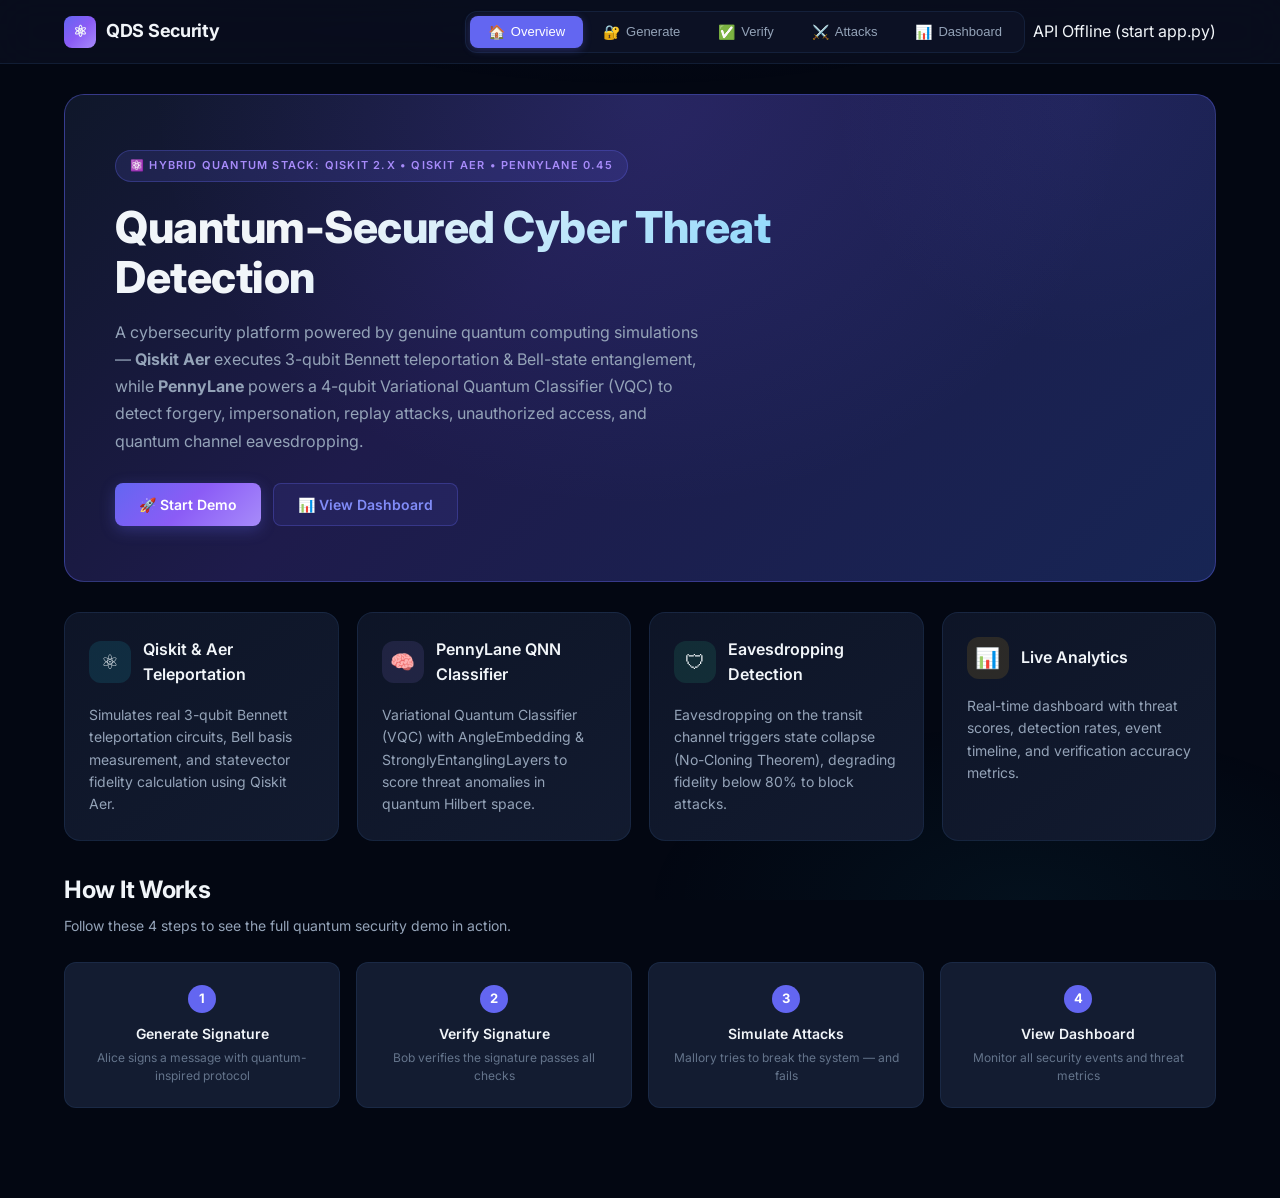
<file: index.html>
<!doctype html>
<html lang="en">

<head>
    <meta charset="utf-8">
    <meta name="viewport" content="width=device-width, initial-scale=1">
    <meta name="description"
        content="Quantum-Inspired Cyber Threat Detection — Demonstrates teleportation-inspired signature verification and rule-based threat detection.">

    <title>Quantum Threat Detection</title>
    <style>
        /* ═══════════════════════════════════════════════════════════
   Quantum Threat Detection — Premium Dark Cybersecurity Theme
   ═══════════════════════════════════════════════════════════ */

        /* ── Google Fonts ─────────────────────────────────────────── */
        @import url('https://fonts.googleapis.com/css2?family=Inter:wght@300;400;500;600;700;800;900&family=JetBrains+Mono:wght@400;500;600&display=swap');

        /* ── CSS Custom Properties ────────────────────────────────── */
        :root {
            /* Base palette */
            --bg-deepest: #030712;
            --bg-deep: #0a0f1e;
            --bg-surface: #0f172a;
            --bg-card: #131c31;
            --bg-card-hover: #182340;
            --bg-input: #0c1322;

            /* Borders */
            --border-subtle: rgba(56, 97, 150, 0.2);
            --border-glow: rgba(56, 189, 248, 0.25);
            --border-accent: rgba(99, 102, 241, 0.4);

            /* Text */
            --text-primary: #f1f5f9;
            --text-secondary: #94a3b8;
            --text-muted: #64748b;
            --text-accent: #7dd3fc;

            /* Accents */
            --accent-primary: #6366f1;
            --accent-primary-hover: #818cf8;
            --accent-cyan: #22d3ee;
            --accent-blue: #38bdf8;
            --accent-purple: #a78bfa;
            --accent-emerald: #34d399;
            --accent-amber: #fbbf24;
            --accent-rose: #fb7185;

            /* Gradients */
            --gradient-primary: linear-gradient(135deg, #6366f1, #8b5cf6, #a78bfa);
            --gradient-hero: linear-gradient(135deg, #0f172a 0%, #1e1b4b 40%, #172554 100%);
            --gradient-card: linear-gradient(145deg, rgba(15, 23, 42, 0.9), rgba(19, 28, 49, 0.95));
            --gradient-danger: linear-gradient(135deg, #be123c, #f43f5e);
            --gradient-success: linear-gradient(135deg, #059669, #34d399);
            --gradient-glow: radial-gradient(ellipse at 50% 0%, rgba(99, 102, 241, 0.15) 0%, transparent 60%);

            /* Shadows */
            --shadow-sm: 0 1px 3px rgba(0, 0, 0, 0.4);
            --shadow-md: 0 4px 12px rgba(0, 0, 0, 0.5);
            --shadow-lg: 0 8px 30px rgba(0, 0, 0, 0.6);
            --shadow-glow-blue: 0 0 20px rgba(56, 189, 248, 0.15);
            --shadow-glow-purple: 0 0 20px rgba(99, 102, 241, 0.15);

            /* Spacing */
            --radius-sm: 8px;
            --radius-md: 12px;
            --radius-lg: 16px;
            --radius-xl: 20px;

            /* Transitions */
            --transition-fast: 150ms cubic-bezier(0.4, 0, 0.2, 1);
            --transition-base: 250ms cubic-bezier(0.4, 0, 0.2, 1);
            --transition-slow: 400ms cubic-bezier(0.4, 0, 0.2, 1);
        }

        /* ── Reset & Base ─────────────────────────────────────────── */
        *,
        *::before,
        *::after {
            box-sizing: border-box;
            margin: 0;
            padding: 0;
        }

        html {
            scroll-behavior: smooth;
            -webkit-font-smoothing: antialiased;
            -moz-osx-font-smoothing: grayscale;
        }

        body {
            font-family: 'Inter', -apple-system, BlinkMacSystemFont, sans-serif;
            background: var(--bg-deepest);
            color: var(--text-primary);
            line-height: 1.6;
            min-height: 100vh;
            overflow-x: hidden;
        }

        /* Subtle background texture */
        body::before {
            content: '';
            position: fixed;
            inset: 0;
            background:
                radial-gradient(ellipse 80% 50% at 50% -20%, rgba(99, 102, 241, 0.08) 0%, transparent 60%),
                radial-gradient(ellipse 60% 40% at 80% 100%, rgba(34, 211, 238, 0.05) 0%, transparent 50%);
            pointer-events: none;
            z-index: 0;
        }

        a {
            color: var(--accent-blue);
            text-decoration: none;
            transition: color var(--transition-fast);
        }

        a:hover {
            color: var(--accent-cyan);
        }

        /* ── Scrollbar ────────────────────────────────────────────── */
        ::-webkit-scrollbar {
            width: 6px;
        }

        ::-webkit-scrollbar-track {
            background: var(--bg-deep);
        }

        ::-webkit-scrollbar-thumb {
            background: var(--border-subtle);
            border-radius: 3px;
        }

        ::-webkit-scrollbar-thumb:hover {
            background: var(--text-muted);
        }

        /* ── Navigation ───────────────────────────────────────────── */
        .navbar {
            position: sticky;
            top: 0;
            z-index: 100;
            display: flex;
            align-items: center;
            gap: 8px;
            padding: 0 5%;
            height: 64px;
            background: rgba(10, 15, 30, 0.85);
            -webkit-backdrop-filter: blur(20px) saturate(180%);
            backdrop-filter: blur(20px) saturate(180%);
            border-bottom: 1px solid var(--border-subtle);
        }

        .navbar .brand {
            display: flex;
            align-items: center;
            gap: 10px;
            margin-right: auto;
            font-weight: 700;
            font-size: 18px;
            color: var(--text-primary);
            letter-spacing: -0.3px;
        }

        .navbar .brand .brand-icon {
            width: 32px;
            height: 32px;
            border-radius: var(--radius-sm);
            background: var(--gradient-primary);
            display: flex;
            align-items: center;
            justify-content: center;
            font-size: 16px;
        }

        .nav-tabs {
            display: flex;
            gap: 2px;
            background: rgba(15, 23, 42, 0.6);
            border-radius: var(--radius-md);
            padding: 4px;
            border: 1px solid var(--border-subtle);
        }

        .nav-tab {
            padding: 8px 18px;
            border-radius: var(--radius-sm);
            font-size: 13px;
            font-weight: 500;
            color: var(--text-secondary);
            cursor: pointer;
            transition: all var(--transition-fast);
            border: none;
            background: transparent;
            white-space: nowrap;
            display: flex;
            align-items: center;
            gap: 6px;
        }

        .nav-tab:hover {
            color: var(--text-primary);
            background: rgba(99, 102, 241, 0.1);
        }

        .nav-tab.active {
            color: #fff;
            background: var(--accent-primary);
            box-shadow: 0 2px 8px rgba(99, 102, 241, 0.3);
        }

        .nav-tab .tab-icon {
            font-size: 14px;
        }

        /* ── Main Layout ──────────────────────────────────────────── */
        .main-content {
            position: relative;
            z-index: 1;
            max-width: 1200px;
            margin: 0 auto;
            padding: 30px 24px 60px;
        }

        /* ── Tab Panels ───────────────────────────────────────────── */
        .tab-panel {
            display: none;
            animation: fadeSlideIn 0.4s ease-out;
        }

        .tab-panel.active {
            display: block;
        }

        @keyframes fadeSlideIn {
            from {
                opacity: 0;
                transform: translateY(12px);
            }

            to {
                opacity: 1;
                transform: translateY(0);
            }
        }

        /* ── Hero Section ─────────────────────────────────────────── */
        .hero {
            position: relative;
            min-height: 380px;
            display: flex;
            align-items: center;
            background: var(--gradient-hero);
            border: 1px solid var(--border-accent);
            border-radius: var(--radius-xl);
            padding: 55px 50px;
            overflow: hidden;
            margin-bottom: 30px;
        }

        .hero::before {
            content: '';
            position: absolute;
            inset: 0;
            background: var(--gradient-glow);
            pointer-events: none;
        }

        .hero::after {
            content: '';
            position: absolute;
            top: -50%;
            right: -10%;
            width: 500px;
            height: 500px;
            border-radius: 50%;
            background: radial-gradient(circle, rgba(99, 102, 241, 0.08), transparent 70%);
            pointer-events: none;
        }

        .hero-content {
            position: relative;
            z-index: 1;
            max-width: 700px;
        }

        .hero-badge {
            display: inline-flex;
            align-items: center;
            gap: 6px;
            padding: 6px 14px;
            border-radius: 100px;
            background: rgba(99, 102, 241, 0.15);
            border: 1px solid rgba(99, 102, 241, 0.3);
            color: var(--accent-purple);
            font-size: 11px;
            font-weight: 600;
            letter-spacing: 1.2px;
            text-transform: uppercase;
            margin-bottom: 20px;
        }

        .hero h1 {
            font-size: clamp(28px, 4vw, 44px);
            font-weight: 800;
            line-height: 1.15;
            letter-spacing: -0.5px;
            margin-bottom: 16px;
            background: linear-gradient(135deg, #f1f5f9 30%, #7dd3fc 100%);
            -webkit-background-clip: text;
            -webkit-text-fill-color: transparent;
            background-clip: text;
        }

        .hero p {
            font-size: 16px;
            line-height: 1.7;
            color: var(--text-secondary);
            max-width: 600px;
            margin-bottom: 28px;
        }

        .hero-actions {
            display: flex;
            gap: 12px;
            flex-wrap: wrap;
        }

        /* ── Buttons ──────────────────────────────────────────────── */
        .btn {
            display: inline-flex;
            align-items: center;
            justify-content: center;
            gap: 8px;
            padding: 12px 24px;
            border: none;
            border-radius: var(--radius-sm);
            font-family: 'Inter', sans-serif;
            font-size: 14px;
            font-weight: 600;
            cursor: pointer;
            transition: all var(--transition-base);
            position: relative;
            overflow: hidden;
        }

        .btn-primary {
            background: var(--gradient-primary);
            color: #fff;
            box-shadow: 0 4px 15px rgba(99, 102, 241, 0.3);
        }

        .btn-primary:hover {
            transform: translateY(-1px);
            box-shadow: 0 6px 20px rgba(99, 102, 241, 0.45);
        }

        .btn-primary:active {
            transform: translateY(0);
        }

        .btn-secondary {
            background: rgba(99, 102, 241, 0.1);
            border: 1px solid rgba(99, 102, 241, 0.3);
            color: var(--accent-primary-hover);
        }

        .btn-secondary:hover {
            background: rgba(99, 102, 241, 0.2);
            border-color: rgba(99, 102, 241, 0.5);
        }

        .btn-danger {
            background: var(--gradient-danger);
            color: #fff;
            box-shadow: 0 4px 15px rgba(190, 18, 60, 0.3);
        }

        .btn-danger:hover {
            transform: translateY(-1px);
            box-shadow: 0 6px 20px rgba(190, 18, 60, 0.45);
        }

        .btn-sm {
            padding: 8px 16px;
            font-size: 12px;
        }

        .btn:disabled {
            opacity: 0.5;
            cursor: not-allowed;
            transform: none !important;
        }

        /* Loading spinner in button */
        .btn .spinner {
            width: 16px;
            height: 16px;
            border: 2px solid rgba(255, 255, 255, 0.3);
            border-top-color: #fff;
            border-radius: 50%;
            animation: spin 0.6s linear infinite;
            display: none;
        }

        .btn.loading .spinner {
            display: block;
        }

        .btn.loading .btn-text {
            opacity: 0.6;
        }

        @keyframes spin {
            to {
                transform: rotate(360deg);
            }
        }

        /* ── Cards ────────────────────────────────────────────────── */
        .card {
            background: var(--gradient-card);
            border: 1px solid var(--border-subtle);
            border-radius: var(--radius-lg);
            padding: 24px;
            transition: all var(--transition-base);
        }

        .card:hover {
            border-color: var(--border-glow);
            box-shadow: var(--shadow-glow-blue);
        }

        .card-header {
            display: flex;
            align-items: center;
            gap: 12px;
            margin-bottom: 16px;
        }

        .card-icon {
            width: 42px;
            height: 42px;
            border-radius: var(--radius-md);
            display: flex;
            align-items: center;
            justify-content: center;
            font-size: 20px;
            flex-shrink: 0;
        }

        .card-icon.cyan {
            background: rgba(34, 211, 238, 0.12);
        }

        .card-icon.purple {
            background: rgba(167, 139, 250, 0.12);
        }

        .card-icon.emerald {
            background: rgba(52, 211, 153, 0.12);
        }

        .card-icon.amber {
            background: rgba(251, 191, 36, 0.12);
        }

        .card-icon.rose {
            background: rgba(251, 113, 133, 0.12);
        }

        .card-icon.blue {
            background: rgba(56, 189, 248, 0.12);
        }

        .card h3 {
            font-size: 16px;
            font-weight: 600;
            color: var(--text-primary);
        }

        .card p {
            font-size: 14px;
            color: var(--text-secondary);
            line-height: 1.6;
        }

        /* ── Feature Grid ─────────────────────────────────────────── */
        .feature-grid {
            display: grid;
            grid-template-columns: repeat(auto-fit, minmax(260px, 1fr));
            gap: 18px;
            margin-bottom: 30px;
        }

        /* ── Workflow Steps ───────────────────────────────────────── */
        .workflow {
            display: grid;
            grid-template-columns: repeat(auto-fit, minmax(200px, 1fr));
            gap: 16px;
            margin-top: 24px;
            margin-bottom: 30px;
        }

        .workflow-step {
            position: relative;
            padding: 22px 20px;
            background: var(--bg-card);
            border: 1px solid var(--border-subtle);
            border-radius: var(--radius-md);
            text-align: center;
            cursor: pointer;
            transition: all var(--transition-base);
        }

        .workflow-step:hover {
            border-color: var(--accent-primary);
            transform: translateY(-2px);
            box-shadow: var(--shadow-glow-purple);
        }

        .workflow-step .step-number {
            width: 28px;
            height: 28px;
            border-radius: 50%;
            background: var(--accent-primary);
            color: #fff;
            display: inline-flex;
            align-items: center;
            justify-content: center;
            font-size: 13px;
            font-weight: 700;
            margin-bottom: 10px;
        }

        .workflow-step .step-title {
            font-size: 14px;
            font-weight: 600;
            color: var(--text-primary);
            margin-bottom: 4px;
        }

        .workflow-step .step-desc {
            font-size: 12px;
            color: var(--text-muted);
        }

        /* ── Section Headings ─────────────────────────────────────── */
        .section-header {
            margin-bottom: 22px;
        }

        .section-header--flush {
            margin-bottom: 0;
        }

        .section-header h2 {
            font-size: 24px;
            font-weight: 700;
            letter-spacing: -0.3px;
            margin-bottom: 6px;
        }

        .section-header p {
            font-size: 14px;
            color: var(--text-secondary);
        }

        /* ── Form Styles ──────────────────────────────────────────── */
        .form-group {
            margin-bottom: 18px;
        }

        .form-label {
            display: block;
            font-size: 13px;
            font-weight: 500;
            color: var(--text-secondary);
            margin-bottom: 6px;
            letter-spacing: 0.2px;
        }

        .form-input,
        .form-textarea,
        .form-select {
            width: 100%;
            padding: 12px 16px;
            background: var(--bg-input);
            border: 1px solid var(--border-subtle);
            border-radius: var(--radius-sm);
            color: var(--text-primary);
            font-family: 'Inter', sans-serif;
            font-size: 14px;
            transition: all var(--transition-fast);
            outline: none;
        }

        .form-input:focus,
        .form-textarea:focus,
        .form-select:focus {
            border-color: var(--accent-primary);
            box-shadow: 0 0 0 3px rgba(99, 102, 241, 0.15);
        }

        .form-input::placeholder,
        .form-textarea::placeholder {
            color: var(--text-muted);
        }

        .form-textarea {
            min-height: 110px;
            resize: vertical;
        }

        .form-select {
            cursor: pointer;
            appearance: none;
            background-image: url("data:image/svg+xml,%3Csvg xmlns='http://www.w3.org/2000/svg' width='12' height='12' viewBox='0 0 24 24' fill='none' stroke='%2394a3b8' stroke-width='2'%3E%3Cpath d='M6 9l6 6 6-6'/%3E%3C/svg%3E");
            background-repeat: no-repeat;
            background-position: right 14px center;
            padding-right: 36px;
        }

        .form-row {
            display: grid;
            grid-template-columns: 1fr 1fr;
            gap: 16px;
        }

        .form-card {
            max-width: 650px;
        }

        .form-actions {
            display: flex;
            gap: 10px;
            margin-top: 22px;
        }

        /* ── Result Display ───────────────────────────────────────── */
        .result-container {
            margin-top: 22px;
            display: none;
        }

        .result-container.visible {
            display: block;
            animation: fadeSlideIn 0.4s ease-out;
        }

        .result-card {
            background: var(--bg-card);
            border: 1px solid var(--border-subtle);
            border-radius: var(--radius-lg);
            overflow: hidden;
        }

        .result-header {
            display: flex;
            align-items: center;
            justify-content: space-between;
            padding: 16px 22px;
            border-bottom: 1px solid var(--border-subtle);
        }

        .result-status {
            display: inline-flex;
            align-items: center;
            gap: 6px;
            padding: 5px 14px;
            border-radius: 100px;
            font-size: 12px;
            font-weight: 600;
            letter-spacing: 0.5px;
            text-transform: uppercase;
        }

        .result-status.accept {
            background: rgba(52, 211, 153, 0.12);
            color: var(--accent-emerald);
            border: 1px solid rgba(52, 211, 153, 0.2);
        }

        .result-status.reject {
            background: rgba(251, 113, 133, 0.12);
            color: var(--accent-rose);
            border: 1px solid rgba(251, 113, 133, 0.2);
        }

        .result-status.generated {
            background: rgba(56, 189, 248, 0.12);
            color: var(--accent-blue);
            border: 1px solid rgba(56, 189, 248, 0.2);
        }

        .result-body {
            padding: 20px 22px;
        }

        .result-grid {
            display: grid;
            grid-template-columns: repeat(auto-fit, minmax(180px, 1fr));
            gap: 14px;
        }

        .result-field {
            padding: 12px;
            background: rgba(10, 15, 30, 0.5);
            border-radius: var(--radius-sm);
            border: 1px solid rgba(56, 97, 150, 0.1);
        }

        .result-field .field-label {
            font-size: 11px;
            font-weight: 500;
            color: var(--text-muted);
            text-transform: uppercase;
            letter-spacing: 0.8px;
            margin-bottom: 4px;
        }

        .result-field .field-value {
            font-family: 'JetBrains Mono', monospace;
            font-size: 13px;
            color: var(--text-accent);
            word-break: break-all;
        }

        .result-field .field-value.large {
            font-size: 22px;
            font-weight: 700;
        }

        .result-reason {
            margin-top: 14px;
            padding: 14px 16px;
            background: rgba(10, 15, 30, 0.5);
            border-radius: var(--radius-sm);
            border-left: 3px solid var(--accent-primary);
            font-size: 13px;
            color: var(--text-secondary);
            line-height: 1.6;
        }

        /* ── Copy Button ──────────────────────────────────────────── */
        .copy-btn {
            padding: 5px 12px;
            background: rgba(99, 102, 241, 0.1);
            border: 1px solid rgba(99, 102, 241, 0.2);
            border-radius: var(--radius-sm);
            color: var(--accent-primary-hover);
            font-size: 12px;
            font-weight: 500;
            cursor: pointer;
            transition: all var(--transition-fast);
            font-family: 'Inter', sans-serif;
        }

        .copy-btn:hover {
            background: rgba(99, 102, 241, 0.2);
        }

        .copy-btn.copied {
            background: rgba(52, 211, 153, 0.12);
            border-color: rgba(52, 211, 153, 0.3);
            color: var(--accent-emerald);
        }

        /* ── Threat Gauge ─────────────────────────────────────────── */
        .threat-gauge {
            display: flex;
            align-items: center;
            gap: 12px;
            margin-top: 10px;
        }

        .threat-bar-bg {
            flex: 1;
            height: 8px;
            background: rgba(15, 23, 42, 0.8);
            border-radius: 4px;
            overflow: hidden;
        }

        .threat-bar-fill {
            height: 100%;
            border-radius: 4px;
            transition: width 0.6s cubic-bezier(0.4, 0, 0.2, 1);
        }

        .threat-bar-fill.low {
            background: var(--accent-emerald);
        }

        .threat-bar-fill.medium {
            background: var(--accent-amber);
        }

        .threat-bar-fill.high {
            background: var(--accent-rose);
        }

        .threat-score-label {
            font-family: 'JetBrains Mono', monospace;
            font-size: 16px;
            font-weight: 700;
            min-width: 48px;
            text-align: right;
        }

        .threat-score-label.low {
            color: var(--accent-emerald);
        }

        .threat-score-label.medium {
            color: var(--accent-amber);
        }

        .threat-score-label.high {
            color: var(--accent-rose);
        }

        /* ── Dashboard Metrics ────────────────────────────────────── */
        .metrics-grid {
            display: grid;
            grid-template-columns: repeat(auto-fit, minmax(200px, 1fr));
            gap: 16px;
            margin-bottom: 24px;
        }

        .metric-card {
            background: var(--gradient-card);
            border: 1px solid var(--border-subtle);
            border-radius: var(--radius-lg);
            padding: 22px;
            transition: all var(--transition-base);
        }

        .metric-card:hover {
            border-color: var(--border-glow);
        }

        .metric-label {
            font-size: 12px;
            font-weight: 500;
            color: var(--text-muted);
            text-transform: uppercase;
            letter-spacing: 0.8px;
            margin-bottom: 8px;
        }

        .metric-value {
            font-size: 32px;
            font-weight: 800;
            letter-spacing: -1px;
            font-family: 'JetBrains Mono', monospace;
        }

        .metric-value.cyan {
            color: var(--accent-cyan);
        }

        .metric-value.purple {
            color: var(--accent-purple);
        }

        .metric-value.emerald {
            color: var(--accent-emerald);
        }

        .metric-value.amber {
            color: var(--accent-amber);
        }

        .metric-value.rose {
            color: var(--accent-rose);
        }

        .metric-value.blue {
            color: var(--accent-blue);
        }

        /* ── Events Timeline ──────────────────────────────────────── */
        .events-list {
            display: flex;
            flex-direction: column;
            gap: 8px;
        }

        .event-item {
            display: grid;
            grid-template-columns: auto 1fr auto;
            gap: 14px;
            align-items: center;
            padding: 14px 18px;
            background: rgba(10, 15, 30, 0.4);
            border-radius: var(--radius-md);
            border: 1px solid rgba(56, 97, 150, 0.1);
            transition: all var(--transition-fast);
        }

        .event-item:hover {
            background: rgba(10, 15, 30, 0.7);
            border-color: var(--border-subtle);
        }

        .event-dot {
            width: 10px;
            height: 10px;
            border-radius: 50%;
            flex-shrink: 0;
        }

        .event-dot.accept {
            background: var(--accent-emerald);
            box-shadow: 0 0 8px rgba(52, 211, 153, 0.4);
        }

        .event-dot.reject {
            background: var(--accent-rose);
            box-shadow: 0 0 8px rgba(251, 113, 133, 0.4);
        }

        .event-info {
            min-width: 0;
        }

        .event-category {
            font-size: 13px;
            font-weight: 600;
            color: var(--text-primary);
        }

        .event-details {
            font-size: 12px;
            color: var(--text-muted);
            margin-top: 2px;
            overflow: hidden;
            text-overflow: ellipsis;
            white-space: nowrap;
        }

        .event-score {
            font-family: 'JetBrains Mono', monospace;
            font-size: 13px;
            font-weight: 600;
            padding: 4px 10px;
            border-radius: var(--radius-sm);
            white-space: nowrap;
        }

        .event-score.low {
            background: rgba(52, 211, 153, 0.1);
            color: var(--accent-emerald);
        }

        .event-score.high {
            background: rgba(251, 113, 133, 0.1);
            color: var(--accent-rose);
        }

        /* ── Empty State ──────────────────────────────────────────── */
        .empty-state {
            text-align: center;
            padding: 50px 20px;
            color: var(--text-muted);
        }

        .empty-state .empty-icon {
            font-size: 40px;
            margin-bottom: 12px;
            opacity: 0.5;
        }

        .empty-state p {
            font-size: 14px;
        }

        /* ── Toast Notifications ──────────────────────────────────── */
        .toast-container {
            position: fixed;
            top: 80px;
            right: 24px;
            z-index: 1000;
            display: flex;
            flex-direction: column;
            gap: 10px;
        }

        .toast {
            display: flex;
            align-items: center;
            gap: 10px;
            padding: 14px 20px;
            border-radius: var(--radius-md);
            background: var(--bg-card);
            border: 1px solid var(--border-subtle);
            box-shadow: var(--shadow-lg);
            font-size: 13px;
            font-weight: 500;
            color: var(--text-primary);
            min-width: 280px;
            max-width: 400px;
            animation: toastIn 0.3s ease-out;
            -webkit-backdrop-filter: blur(12px);
            backdrop-filter: blur(12px);
        }

        .toast.removing {
            animation: toastOut 0.3s ease-in forwards;
        }

        .toast.success {
            border-color: rgba(52, 211, 153, 0.3);
        }

        .toast.error {
            border-color: rgba(251, 113, 133, 0.3);
        }

        .toast.info {
            border-color: rgba(56, 189, 248, 0.3);
        }

        @keyframes toastIn {
            from {
                opacity: 0;
                transform: translateX(50px);
            }

            to {
                opacity: 1;
                transform: translateX(0);
            }
        }

        @keyframes toastOut {
            to {
                opacity: 0;
                transform: translateX(50px);
            }
        }

        /* ── Attack Type Badges ───────────────────────────────────── */
        .attack-type-cards {
            display: grid;
            grid-template-columns: repeat(auto-fit, minmax(180px, 1fr));
            gap: 10px;
            margin-bottom: 20px;
        }

        .attack-info-card {
            padding: 14px;
            background: rgba(10, 15, 30, 0.5);
            border: 1px solid var(--border-subtle);
            border-radius: var(--radius-sm);
            text-align: center;
        }

        .attack-info-card .attack-name {
            font-size: 12px;
            font-weight: 600;
            color: var(--accent-rose);
            text-transform: uppercase;
            letter-spacing: 0.6px;
            margin-bottom: 4px;
        }

        .attack-info-card .attack-desc {
            font-size: 11px;
            color: var(--text-muted);
            line-height: 1.4;
        }

        /* ── Dashboard Refresh Indicator ──────────────────────────── */
        .refresh-bar {
            display: flex;
            align-items: center;
            justify-content: space-between;
            margin-bottom: 18px;
        }

        .auto-refresh-badge {
            display: inline-flex;
            align-items: center;
            gap: 6px;
            font-size: 11px;
            color: var(--text-muted);
            padding: 4px 10px;
            background: rgba(52, 211, 153, 0.08);
            border-radius: 100px;
            border: 1px solid rgba(52, 211, 153, 0.15);
        }

        .auto-refresh-badge .pulse-dot {
            width: 6px;
            height: 6px;
            border-radius: 50%;
            background: var(--accent-emerald);
            animation: pulse 2s infinite;
        }

        @keyframes pulse {

            0%,
            100% {
                opacity: 1;
            }

            50% {
                opacity: 0.3;
            }
        }

        /* ── Session ID inline ────────────────────────────────────── */
        .session-id-display {
            display: inline-flex;
            align-items: center;
            gap: 8px;
            padding: 6px 14px;
            background: rgba(10, 15, 30, 0.6);
            border: 1px solid var(--border-subtle);
            border-radius: var(--radius-sm);
            font-family: 'JetBrains Mono', monospace;
            font-size: 14px;
            color: var(--accent-cyan);
        }

        /* ── Responsive ───────────────────────────────────────────── */
        @media (max-width: 768px) {
            .navbar {
                padding: 0 16px;
                height: auto;
                min-height: 64px;
                flex-wrap: wrap;
                gap: 10px;
                padding-bottom: 10px;
            }

            .nav-tabs {
                order: 2;
                overflow-x: auto;
                max-width: 100%;
            }

            .nav-tabs::-webkit-scrollbar {
                display: none;
            }

            .nav-tab {
                padding: 7px 12px;
                font-size: 12px;
            }

            .hero {
                padding: 35px 24px;
                min-height: 280px;
            }

            .main-content {
                padding: 20px 16px 40px;
            }

            .form-row {
                grid-template-columns: 1fr;
            }

            .result-grid {
                grid-template-columns: 1fr;
            }

            .workflow {
                grid-template-columns: 1fr 1fr;
            }

            .metrics-grid {
                grid-template-columns: repeat(2, 1fr);
            }
        }

        @media (max-width: 480px) {
            .nav-tab .tab-label {
                display: none;
            }

            .nav-tab .tab-icon {
                font-size: 16px;
            }

            .workflow {
                grid-template-columns: 1fr;
            }

            .metrics-grid {
                grid-template-columns: 1fr;
            }

            .toast-container {
                right: 12px;
                left: 12px;
            }

            .toast {
                min-width: auto;
            }
        }

        /* ═══════════════════════════════════════════════════════════
   NEW COMPONENTS — Verification Timeline, Accordion,
   Attack Knowledge Base, Severity Badges
   ═══════════════════════════════════════════════════════════ */

        /* ── Verification Timeline ───────────────────────────────── */
        .verification-timeline {
            background: var(--gradient-card);
            border: 1px solid var(--border-subtle);
            border-radius: var(--radius-lg);
            overflow: hidden;
        }

        .timeline-header {
            display: flex;
            align-items: center;
            justify-content: space-between;
            padding: 18px 24px;
            border-bottom: 1px solid var(--border-subtle);
        }

        .timeline-header h3 {
            font-size: 16px;
            font-weight: 600;
            color: var(--text-primary);
        }

        .timeline-status {
            display: inline-flex;
            align-items: center;
            gap: 6px;
            padding: 4px 14px;
            border-radius: 100px;
            font-size: 12px;
            font-weight: 600;
            letter-spacing: 0.3px;
        }

        .timeline-status.running {
            background: rgba(56, 189, 248, 0.1);
            color: var(--accent-blue);
            border: 1px solid rgba(56, 189, 248, 0.2);
            animation: pulse 1.5s infinite;
        }

        .timeline-status.success {
            background: rgba(52, 211, 153, 0.1);
            color: var(--accent-emerald);
            border: 1px solid rgba(52, 211, 153, 0.2);
        }

        .timeline-status.error {
            background: rgba(251, 113, 133, 0.1);
            color: var(--accent-rose);
            border: 1px solid rgba(251, 113, 133, 0.2);
        }

        .timeline-steps {
            padding: 16px 24px 20px;
        }

        .timeline-step {
            display: grid;
            grid-template-columns: auto auto 1fr auto;
            gap: 14px;
            align-items: center;
            padding: 14px 0;
            position: relative;
            animation: fadeSlideIn 0.35s ease-out;
        }

        .timeline-step+.timeline-step {
            border-top: 1px solid rgba(56, 97, 150, 0.08);
        }

        .step-connector {
            width: 2px;
            height: 100%;
            position: absolute;
            left: 19px;
            top: 50%;
            background: var(--border-subtle);
            display: none;
        }

        .step-icon-wrap {
            position: relative;
            z-index: 1;
        }

        .step-icon {
            width: 40px;
            height: 40px;
            border-radius: 50%;
            display: flex;
            align-items: center;
            justify-content: center;
            font-size: 18px;
            transition: all var(--transition-base);
            flex-shrink: 0;
        }

        .step-icon.pending {
            background: rgba(100, 116, 139, 0.1);
            border: 2px solid rgba(100, 116, 139, 0.2);
            opacity: 0.5;
        }

        .step-icon.running {
            background: rgba(56, 189, 248, 0.15);
            border: 2px solid rgba(56, 189, 248, 0.4);
            animation: pulseGlow 1s infinite;
        }

        .step-icon.passed {
            background: rgba(52, 211, 153, 0.15);
            border: 2px solid rgba(52, 211, 153, 0.4);
            box-shadow: 0 0 12px rgba(52, 211, 153, 0.2);
        }

        .step-icon.failed {
            background: rgba(251, 113, 133, 0.15);
            border: 2px solid rgba(251, 113, 133, 0.4);
            box-shadow: 0 0 12px rgba(251, 113, 133, 0.2);
        }

        .step-icon.skipped {
            background: rgba(100, 116, 139, 0.08);
            border: 2px dashed rgba(100, 116, 139, 0.2);
            opacity: 0.4;
        }

        @keyframes pulseGlow {

            0%,
            100% {
                box-shadow: 0 0 8px rgba(56, 189, 248, 0.2);
            }

            50% {
                box-shadow: 0 0 18px rgba(56, 189, 248, 0.4);
            }
        }

        .step-content {
            min-width: 0;
        }

        .step-label {
            font-size: 14px;
            font-weight: 600;
            color: var(--text-primary);
            margin-bottom: 2px;
        }

        .timeline-step.skipped .step-label,
        .timeline-step.pending .step-label {
            color: var(--text-muted);
        }

        .step-desc {
            font-size: 12px;
            color: var(--text-secondary);
            line-height: 1.5;
        }

        .timeline-step.skipped .step-desc {
            color: var(--text-muted);
            font-style: italic;
        }

        .step-badge {
            padding: 4px 12px;
            border-radius: 100px;
            font-size: 10px;
            font-weight: 700;
            letter-spacing: 0.8px;
            text-transform: uppercase;
            white-space: nowrap;
            transition: all var(--transition-base);
        }

        .step-badge.pending {
            background: rgba(100, 116, 139, 0.1);
            color: var(--text-muted);
            border: 1px solid rgba(100, 116, 139, 0.15);
        }

        .step-badge.running {
            background: rgba(56, 189, 248, 0.1);
            color: var(--accent-blue);
            border: 1px solid rgba(56, 189, 248, 0.2);
            animation: pulse 1.2s infinite;
        }

        .step-badge.passed {
            background: rgba(52, 211, 153, 0.1);
            color: var(--accent-emerald);
            border: 1px solid rgba(52, 211, 153, 0.2);
        }

        .step-badge.failed {
            background: rgba(251, 113, 133, 0.1);
            color: var(--accent-rose);
            border: 1px solid rgba(251, 113, 133, 0.2);
        }

        .step-badge.skipped {
            background: rgba(100, 116, 139, 0.06);
            color: var(--text-muted);
            border: 1px dashed rgba(100, 116, 139, 0.15);
            opacity: 0.6;
        }

        /* ── Accordion Component ─────────────────────────────────── */
        .accordion {
            border: 1px solid rgba(56, 97, 150, 0.12);
            border-radius: var(--radius-sm);
            overflow: hidden;
            transition: all var(--transition-base);
            margin-top: 8px;
        }

        .accordion:hover {
            border-color: rgba(56, 97, 150, 0.25);
        }

        .accordion-toggle {
            width: 100%;
            display: flex;
            align-items: center;
            justify-content: space-between;
            padding: 12px 16px;
            background: rgba(10, 15, 30, 0.3);
            border: none;
            color: var(--text-secondary);
            font-family: 'Inter', sans-serif;
            font-size: 13px;
            font-weight: 500;
            cursor: pointer;
            transition: all var(--transition-fast);
        }

        .accordion-toggle:hover {
            background: rgba(10, 15, 30, 0.5);
            color: var(--text-primary);
        }

        .accordion-arrow {
            font-size: 12px;
            transition: transform var(--transition-base);
            color: var(--text-muted);
        }

        .accordion.open .accordion-arrow {
            transform: rotate(90deg);
        }

        .accordion-content {
            max-height: 0;
            overflow: hidden;
            transition: max-height 0.4s cubic-bezier(0.4, 0, 0.2, 1);
        }

        .accordion.open .accordion-content {
            max-height: 800px;
        }

        .accordion-inner {
            padding: 14px 16px;
            border-top: 1px solid rgba(56, 97, 150, 0.08);
        }

        /* ── Severity Badges ─────────────────────────────────────── */
        .severity-badge {
            display: inline-flex;
            align-items: center;
            padding: 3px 10px;
            border-radius: 100px;
            font-size: 10px;
            font-weight: 700;
            letter-spacing: 0.8px;
            text-transform: uppercase;
        }

        .severity-critical {
            background: rgba(251, 113, 133, 0.12);
            color: var(--accent-rose);
            border: 1px solid rgba(251, 113, 133, 0.25);
        }

        .severity-high {
            background: rgba(251, 191, 36, 0.12);
            color: var(--accent-amber);
            border: 1px solid rgba(251, 191, 36, 0.25);
        }

        .severity-medium {
            background: rgba(56, 189, 248, 0.12);
            color: var(--accent-blue);
            border: 1px solid rgba(56, 189, 248, 0.25);
        }

        .severity-low {
            background: rgba(52, 211, 153, 0.12);
            color: var(--accent-emerald);
            border: 1px solid rgba(52, 211, 153, 0.25);
        }

        /* ── Attack Knowledge Base Grid ──────────────────────────── */
        .attack-knowledge-grid {
            display: grid;
            grid-template-columns: repeat(auto-fit, minmax(340px, 1fr));
            gap: 18px;
            margin-bottom: 8px;
        }

        .knowledge-card {
            background: var(--gradient-card);
            border: 1px solid var(--border-subtle);
            border-radius: var(--radius-lg);
            padding: 22px;
            transition: all var(--transition-base);
        }

        .knowledge-card:hover {
            border-color: var(--border-glow);
            box-shadow: var(--shadow-glow-blue);
            transform: translateY(-2px);
        }

        .knowledge-header {
            display: flex;
            align-items: center;
            gap: 14px;
            margin-bottom: 14px;
        }

        .knowledge-icon {
            font-size: 28px;
            width: 48px;
            height: 48px;
            display: flex;
            align-items: center;
            justify-content: center;
            border-radius: var(--radius-md);
            background: rgba(99, 102, 241, 0.08);
            border: 1px solid rgba(99, 102, 241, 0.15);
            flex-shrink: 0;
        }

        .knowledge-name {
            font-size: 15px;
            font-weight: 700;
            color: var(--text-primary);
            margin-bottom: 4px;
        }

        .knowledge-desc {
            font-size: 13px;
            color: var(--text-secondary);
            line-height: 1.6;
            margin-bottom: 12px;
        }

        /* ── Attack Explanation Panel ────────────────────────────── */
        .attack-explanation {
            background: var(--gradient-card);
            border: 1px solid var(--border-accent);
            border-radius: var(--radius-lg);
            padding: 24px;
            margin-top: 18px;
            animation: fadeSlideIn 0.4s ease-out;
        }

        .explanation-header {
            display: flex;
            align-items: center;
            justify-content: space-between;
            margin-bottom: 14px;
        }

        .explanation-title {
            font-size: 20px;
            font-weight: 700;
            color: var(--text-primary);
        }

        .explanation-desc {
            font-size: 14px;
            color: var(--text-secondary);
            line-height: 1.7;
            margin-bottom: 16px;
        }

        /* ── Attack Steps List ───────────────────────────────────── */
        .attack-steps-list {
            list-style: none;
            counter-reset: attack-step;
            padding: 0;
            margin: 0;
        }

        .attack-steps-list li {
            counter-increment: attack-step;
            position: relative;
            padding: 10px 0 10px 44px;
            font-size: 13px;
            color: var(--text-secondary);
            line-height: 1.6;
            border-bottom: 1px solid rgba(56, 97, 150, 0.06);
        }

        .attack-steps-list li:last-child {
            border-bottom: none;
        }

        .attack-steps-list li::before {
            content: counter(attack-step);
            position: absolute;
            left: 0;
            top: 10px;
            width: 28px;
            height: 28px;
            border-radius: 50%;
            background: rgba(251, 113, 133, 0.1);
            border: 1px solid rgba(251, 113, 133, 0.2);
            color: var(--accent-rose);
            font-size: 12px;
            font-weight: 700;
            display: flex;
            align-items: center;
            justify-content: center;
        }

        /* ── Countermeasure List ─────────────────────────────────── */
        .countermeasure-list {
            list-style: none;
            padding: 0;
            margin: 0;
        }

        .countermeasure-list li {
            position: relative;
            padding: 8px 0 8px 28px;
            font-size: 13px;
            color: var(--text-secondary);
            line-height: 1.6;
        }

        .countermeasure-list li::before {
            content: '🛡';
            position: absolute;
            left: 0;
            top: 8px;
            font-size: 14px;
        }

        /* ── Quantum Defense Box ─────────────────────────────────── */
        .quantum-defense-box {
            padding: 16px;
            background: rgba(99, 102, 241, 0.05);
            border-left: 3px solid var(--accent-primary);
            border-radius: 0 var(--radius-sm) var(--radius-sm) 0;
            color: var(--text-secondary);
            font-size: 13px;
        }

        /* ── Signature Inspector Card ────────────────────────────── */
        .inspector-card {
            border-color: rgba(56, 189, 248, 0.2);
        }

        .inspector-card:hover {
            border-color: rgba(56, 189, 248, 0.35);
            box-shadow: 0 0 15px rgba(56, 189, 248, 0.1);
        }

        /* ── Responsive — New Components ─────────────────────────── */
        @media (max-width: 768px) {
            .attack-knowledge-grid {
                grid-template-columns: 1fr;
            }

            .timeline-header {
                flex-direction: column;
                align-items: flex-start;
                gap: 8px;
            }

            .timeline-step {
                grid-template-columns: auto 1fr auto;
                gap: 10px;
            }

            .step-connector {
                display: none;
            }

            .explanation-header {
                flex-direction: column;
                align-items: flex-start;
                gap: 8px;
            }
        }

        @media (max-width: 480px) {
            .timeline-step {
                grid-template-columns: auto 1fr;
            }

            .step-badge {
                grid-column: 1 / -1;
                justify-self: start;
            }
        }

        /* ─── Hash Chain Visualization (Rehashing) ────────────── */
        .hash-chain {
            background: var(--bg-card);
            border: 1px solid var(--border-glow);
            border-radius: var(--radius-lg);
            padding: 24px;
            margin-top: 20px;
            box-shadow: var(--shadow-lg), var(--shadow-glow-purple);
            animation: fadeIn 0.4s ease-out;
        }

        .hash-chain-header {
            display: flex;
            justify-content: space-between;
            align-items: center;
            padding-bottom: 16px;
            border-bottom: 1px solid var(--border-subtle);
            margin-bottom: 20px;
        }

        .hash-chain-header h3 {
            font-size: 17px;
            font-weight: 700;
            color: var(--text-primary);
        }

        .chain-node {
            background: rgba(15, 23, 42, 0.7);
            border: 1px solid var(--border-subtle);
            border-radius: var(--radius-md);
            padding: 16px;
            position: relative;
            transition: all var(--transition-base);
            animation: slideUp 0.3s ease-out backwards;
        }

        .chain-node:hover {
            border-color: var(--border-glow);
            transform: translateY(-2px);
            box-shadow: var(--shadow-md);
        }

        .chain-origin {
            border-left: 4px solid var(--accent-cyan);
        }

        .chain-hash {
            border-left: 4px solid var(--accent-purple);
        }

        .chain-node-badge {
            display: inline-block;
            padding: 3px 10px;
            border-radius: 20px;
            font-size: 11px;
            font-weight: 700;
            letter-spacing: 0.05em;
            text-transform: uppercase;
            margin-bottom: 10px;
            background: rgba(34, 211, 238, 0.15);
            color: var(--accent-cyan);
            border: 1px solid rgba(34, 211, 238, 0.3);
        }

        .chain-round-badge {
            background: rgba(167, 139, 250, 0.15);
            color: var(--accent-purple);
            border: 1px solid rgba(167, 139, 250, 0.3);
        }

        .chain-node-content {
            display: flex;
            flex-direction: column;
            gap: 6px;
        }

        .chain-label {
            font-size: 12px;
            font-weight: 600;
            text-transform: uppercase;
            letter-spacing: 0.04em;
            color: var(--text-secondary);
        }

        .chain-value-text {
            font-size: 14px;
            color: var(--text-primary);
            background: rgba(12, 19, 34, 0.8);
            padding: 10px 14px;
            border-radius: var(--radius-sm);
            border: 1px solid rgba(255, 255, 255, 0.05);
            word-break: break-word;
        }

        .chain-hash-value {
            font-family: 'JetBrains Mono', monospace;
            font-size: 13px;
            color: var(--accent-purple);
            background: rgba(12, 19, 34, 0.9);
            padding: 10px 14px;
            border-radius: var(--radius-sm);
            border: 1px solid rgba(167, 139, 250, 0.25);
            word-break: break-all;
            display: block;
        }

        .chain-arrow {
            display: flex;
            align-items: center;
            justify-content: center;
            gap: 12px;
            padding: 10px 0;
        }

        .chain-arrow-line {
            flex: 1;
            height: 2px;
            background: linear-gradient(90deg, transparent, var(--accent-purple), transparent);
            max-width: 120px;
        }

        .chain-arrow-label {
            font-size: 11px;
            font-weight: 700;
            text-transform: uppercase;
            letter-spacing: 0.06em;
            color: var(--accent-purple);
            background: rgba(99, 102, 241, 0.15);
            padding: 3px 10px;
            border-radius: 12px;
            border: 1px solid rgba(99, 102, 241, 0.3);
        }

        .chain-input-hint {
            margin-top: 10px;
            font-size: 12px;
            color: var(--text-muted);
            display: flex;
            align-items: center;
            gap: 6px;
        }

        .chain-hint-icon {
            color: var(--accent-cyan);
            font-weight: bold;
        }

        .chain-final {
            margin-top: 24px;
            padding: 18px;
            background: linear-gradient(135deg, rgba(99, 102, 241, 0.12), rgba(167, 139, 250, 0.08));
            border: 1px solid var(--accent-primary);
            border-radius: var(--radius-md);
            text-align: center;
            display: flex;
            flex-direction: column;
            align-items: center;
            gap: 10px;
        }

        .chain-final-label {
            font-size: 13px;
            font-weight: 700;
            text-transform: uppercase;
            letter-spacing: 0.05em;
            color: var(--accent-primary-hover);
        }

        .chain-final-hash {
            font-family: 'JetBrains Mono', monospace;
            font-size: 14px;
            font-weight: 600;
            color: #fff;
            background: rgba(3, 7, 18, 0.7);
            padding: 12px 18px;
            border-radius: var(--radius-sm);
            border: 1px solid var(--border-glow);
            word-break: break-all;
            max-width: 100%;
        }

        .chain-explanation {
            margin-top: 20px;
            padding: 16px 20px;
            background: rgba(34, 211, 238, 0.05);
            border: 1px solid rgba(34, 211, 238, 0.2);
            border-radius: var(--radius-md);
            font-size: 13px;
            line-height: 1.6;
            color: var(--text-secondary);
        }

        .chain-explanation strong {
            color: var(--accent-cyan);
            display: block;
            margin-bottom: 6px;
            font-size: 14px;
        }

        /* ─── Semantic Utility Classes (No Inline Styles) ─────── */
        .section-header-spaced {
            margin-top: 32px;
        }

        .form-group-bottom {
            display: flex;
            align-items: flex-end;
        }

        .btn-full {
            width: 100%;
        }

        .card-spaced {
            margin-top: 24px;
        }

        .simulation-title {
            margin-bottom: 16px;
            font-size: 16px;
            color: var(--text-primary);
        }

        .copy-btn-spaced {
            margin-top: 8px;
        }

        .chain-explanation-extra {
            margin-top: 8px;
        }
    </style>
</head>

<body>

    <!-- ═══ Navigation ═══ -->
    <nav class="navbar">
        <div class="brand">
            <div class="brand-icon">⚛</div>
            <span>QDS Security</span>
        </div>
        <div class="nav-tabs">
            <button class="nav-tab active" data-tab="overview">
                <span class="tab-icon">🏠</span>
                <span class="tab-label">Overview</span>
            </button>
            <button class="nav-tab" data-tab="generate">
                <span class="tab-icon">🔐</span>
                <span class="tab-label">Generate</span>
            </button>
            <button class="nav-tab" data-tab="verify">
                <span class="tab-icon">✅</span>
                <span class="tab-label">Verify</span>
            </button>
            <button class="nav-tab" data-tab="attacks">
                <span class="tab-icon">⚔️</span>
                <span class="tab-label">Attacks</span>
            </button>
            <button class="nav-tab" data-tab="dashboard">
                <span class="tab-icon">📊</span>
                <span class="tab-label">Dashboard</span>
            </button>
        </div>
        <div class="nav-status" id="nav-status" title="Backend API Connection">
            <span class="status-dot" id="server-status-dot"></span>
            <span class="status-text" id="server-status-text">Connecting...</span>
        </div>
    </nav>

    <!-- ═══ Main Content ═══ -->
    <div class="main-content">

        <!-- ─── OVERVIEW TAB ──────────────────────────────────────── -->
        <div id="panel-overview" class="tab-panel active">

            <!-- Hero -->
            <section class="hero">
                <div class="hero-content">
                    <div class="hero-badge">⚛️ HYBRID QUANTUM STACK: QISKIT 2.x • QISKIT AER • PENNYLANE 0.45</div>
                    <h1>Quantum-Secured Cyber Threat Detection</h1>
                    <p>
                        A cybersecurity platform powered by genuine quantum computing simulations —
                        <strong>Qiskit Aer</strong> executes 3-qubit Bennett teleportation & Bell-state entanglement,
                        while <strong>PennyLane</strong> powers a 4-qubit Variational Quantum Classifier (VQC)
                        to detect forgery, impersonation, replay attacks, unauthorized access, and quantum channel eavesdropping.
                    </p>
                    <div class="hero-actions">
                        <button class="btn btn-primary" onclick="goToTab('generate')">
                            🚀 Start Demo
                        </button>
                        <button class="btn btn-secondary" onclick="goToTab('dashboard')">
                            📊 View Dashboard
                        </button>
                    </div>
                </div>
            </section>

            <!-- Feature Cards -->
            <div class="feature-grid">
                <div class="card">
                    <div class="card-header">
                        <div class="card-icon cyan">⚛</div>
                        <h3>Qiskit & Aer Teleportation</h3>
                    </div>
                    <p>Simulates real 3-qubit Bennett teleportation circuits, Bell basis measurement, and statevector fidelity calculation using Qiskit Aer.</p>
                </div>
                <div class="card">
                    <div class="card-header">
                        <div class="card-icon purple">🧠</div>
                        <h3>PennyLane QNN Classifier</h3>
                    </div>
                    <p>Variational Quantum Classifier (VQC) with AngleEmbedding & StronglyEntanglingLayers to score threat anomalies in quantum Hilbert space.</p>
                </div>
                <div class="card">
                    <div class="card-header">
                        <div class="card-icon emerald">🛡</div>
                        <h3>Eavesdropping Detection</h3>
                    </div>
                    <p>Eavesdropping on the transit channel triggers state collapse (No-Cloning Theorem), degrading fidelity below 80% to block attacks.</p>
                </div>
                <div class="card">
                    <div class="card-header">
                        <div class="card-icon amber">📊</div>
                        <h3>Live Analytics</h3>
                    </div>
                    <p>Real-time dashboard with threat scores, detection rates, event timeline, and verification accuracy metrics.</p>
                </div>
            </div>

            <!-- Workflow Guide -->
            <div class="section-header">
                <h2>How It Works</h2>
                <p>Follow these 4 steps to see the full quantum security demo in action.</p>
            </div>
            <div class="workflow">
                <div class="workflow-step" onclick="goToTab('generate')">
                    <div class="step-number">1</div>
                    <div class="step-title">Generate Signature</div>
                    <div class="step-desc">Alice signs a message with quantum-inspired protocol</div>
                </div>
                <div class="workflow-step" onclick="goToTab('verify')">
                    <div class="step-number">2</div>
                    <div class="step-title">Verify Signature</div>
                    <div class="step-desc">Bob verifies the signature passes all checks</div>
                </div>
                <div class="workflow-step" onclick="goToTab('attacks')">
                    <div class="step-number">3</div>
                    <div class="step-title">Simulate Attacks</div>
                    <div class="step-desc">Mallory tries to break the system — and fails</div>
                </div>
                <div class="workflow-step" onclick="goToTab('dashboard')">
                    <div class="step-number">4</div>
                    <div class="step-title">View Dashboard</div>
                    <div class="step-desc">Monitor all security events and threat metrics</div>
                </div>
            </div>
        </div>

        <!-- ─── GENERATE TAB ──────────────────────────────────────── -->
        <div id="panel-generate" class="tab-panel">
            <div class="section-header">
                <h2>🔐 Generate Quantum-Inspired Signature</h2>
                <p>Create a digitally signed message using simulated quantum teleportation. The system generates a Bell
                    state measurement, applies Pauli correction, and produces a unique session ID.</p>
            </div>

            <div class="card form-card">
                <div class="form-group">
                    <label class="form-label" for="gen-message">Message to Sign</label>
                    <textarea id="gen-message" class="form-textarea"
                        placeholder="Enter your secure message here... (e.g., 'Transfer $1000 to Account #4521')"></textarea>
                </div>
                <div class="form-group">
                    <label class="form-label" for="gen-signer">Signer Identity</label>
                    <input id="gen-signer" class="form-input" type="text" value="Alice"
                        placeholder="Who is signing this message?">
                </div>
                <div class="form-actions">
                    <button id="btn-generate" type="button" class="btn btn-primary" onclick="generateSignature(event)">
                        <span class="spinner"></span>
                        <span class="btn-text">⚡ Generate Signature</span>
                    </button>
                </div>
            </div>

            <div id="generate-result" class="result-container"></div>
        </div>

        <!-- ─── VERIFY TAB ────────────────────────────────────────── -->
        <div id="panel-verify" class="tab-panel">
            <div class="section-header">
                <h2>✅ Verify & Inspect Digital Signature</h2>
                <p>Check if a quantum-signed session is authentic. The system runs 5 security checks with animated
                    step-by-step verification — authorization, replay detection, channel integrity, and hash validation.
                </p>
            </div>

            <!-- Signature Inspector -->
            <div class="card form-card">
                <div class="form-row">
                    <div class="form-group">
                        <label class="form-label" for="verify-session">Session ID</label>
                        <input id="verify-session" class="form-input" data-field="session_id" type="text"
                            placeholder="e.g., QDS-A1B2C3D4">
                    </div>
                    <div class="form-group">
                        <label class="form-label" for="verify-verifier">Verifier Identity</label>
                        <input id="verify-verifier" class="form-input" type="text" value="Bob"
                            placeholder="Authorized: Bob, Charlie">
                    </div>
                </div>
                <div class="form-actions">
                    <button id="btn-inspect" type="button" class="btn btn-secondary" onclick="inspectSignature(event)">
                        <span class="spinner"></span>
                        <span class="btn-text">🔎 Inspect Signature</span>
                    </button>
                    <button id="btn-verify" type="button" class="btn btn-primary" onclick="verifySignature(event)">
                        <span class="spinner"></span>
                        <span class="btn-text">🛡 Run Verification</span>
                    </button>
                </div>
            </div>

            <!-- Signature Inspector Panel -->
            <div id="inspect-result" class="result-container"></div>

            <!-- Verification Steps Timeline -->
            <div id="verify-steps" class="result-container"></div>

            <!-- Final Verification Result -->
            <div id="verify-result" class="result-container"></div>

            <!-- ─── Rehash Tool ───────────────────────────────────── -->
            <div class="section-divider"></div>
            <div class="section-header section-header-spaced">
                <h2>🔗 Rehash — Iterative Hash Chain</h2>
                <p>Enter any text to compute its SHA-256 hash, then hash that hash repeatedly. This demonstrates how
                    iterative hashing (rehashing) creates a tamper-evident cryptographic chain.</p>
            </div>

            <div class="card form-card">
                <div class="form-group">
                    <label class="form-label" for="rehash-text">Text to Hash</label>
                    <textarea id="rehash-text" class="form-textarea" rows="3"
                        placeholder="Enter any text or paste a hash to rehash it... (e.g., 'Transfer $5000 to Account #9821')"></textarea>
                </div>
                <div class="form-row form-row-align-bottom">
                    <div class="form-group">
                        <label class="form-label" for="rehash-rounds">Number of Rounds</label>
                        <select id="rehash-rounds" class="form-select">
                            <option value="2">2 Rounds</option>
                            <option value="3" selected>3 Rounds</option>
                            <option value="5">5 Rounds</option>
                            <option value="10">10 Rounds</option>
                        </select>
                    </div>
                    <div class="form-group form-group-bottom">
                        <button id="btn-rehash" class="btn btn-primary btn-full" onclick="computeRehash()">
                            <span class="spinner"></span>
                            <span class="btn-text">🔗 Compute Hash Chain</span>
                        </button>
                    </div>
                </div>
            </div>

            <div id="rehash-result" class="result-container"></div>
        </div>

        <!-- ─── ATTACKS TAB ───────────────────────────────────────── -->
        <div id="panel-attacks" class="tab-panel">
            <div class="section-header">
                <h2>⚔️ Attack Simulation & Knowledge Base</h2>
                <p>Learn how each cyber attack works, simulate them against a quantum-signed session, and understand how
                    the system defends against each threat.</p>
            </div>

            <!-- Attack Knowledge Base Cards -->
            <div id="attack-knowledge-grid" class="attack-knowledge-grid">
                <!-- Filled by JS on tab load -->
            </div>

            <!-- Attack Simulation Form -->
            <div class="card form-card card-spaced">
                <h3 class="simulation-title">💥 Launch Attack
                    Simulation</h3>
                <div class="form-group">
                    <label class="form-label" for="attack-session">Target Session ID</label>
                    <input id="attack-session" class="form-input" data-field="session_id" type="text"
                        placeholder="Generate a signature first, then paste the session ID here">
                </div>
                <div class="form-row">
                    <div class="form-group">
                        <label class="form-label" for="attack-attacker">Attacker Identity</label>
                        <input id="attack-attacker" class="form-input" type="text" value="Mallory"
                            placeholder="Who is attacking?">
                    </div>
                    <div class="form-group">
                        <label class="form-label" for="attack-type">Attack Type</label>
                        <select id="attack-type" class="form-select">
                            <option value="forgery">🔨 Forgery — Alter message/signature</option>
                            <option value="impersonation">🎭 Impersonation — Fake identity</option>
                            <option value="replay">🔄 Replay — Reuse session</option>
                            <option value="unauthorized">🚷 Unauthorized — No credentials</option>
                            <option value="channel">📡 Channel Manipulation — Quantum interference</option>
                        </select>
                    </div>
                </div>
                <div class="form-actions">
                    <button id="btn-attack" type="button" class="btn btn-danger" onclick="launchAttack(event)">
                        <span class="spinner"></span>
                        <span class="btn-text">💥 Launch Attack Simulation</span>
                    </button>
                </div>
            </div>

            <!-- Attack Result + Explanation -->
            <div id="attack-result" class="result-container"></div>
        </div>

        <!-- ─── DASHBOARD TAB ─────────────────────────────────────── -->
        <div id="panel-dashboard" class="tab-panel">
            <div class="refresh-bar">
                <div class="section-header section-header--flush">
                    <h2>📊 Security Analytics Dashboard</h2>
                    <p>Real-time overview of all security events and system metrics.</p>
                </div>
                <div class="auto-refresh-badge">
                    <span class="pulse-dot"></span>
                    Auto-refresh: 10s
                </div>
            </div>

            <div id="dash-metrics" class="metrics-grid">
                <!-- Filled by JS -->
            </div>

            <div class="card">
                <div class="card-header">
                    <div class="card-icon blue">📋</div>
                    <h3>Recent Security Events</h3>
                </div>
                <div id="dash-events" class="events-list">
                    <div class="empty-state">
                        <div class="empty-icon">📭</div>
                        <p>No events yet. Generate a signature and start testing!</p>
                    </div>
                </div>
            </div>
        </div>

    </div>

    <script>
        /* ═══════════════════════════════════════════════════════════
           Quantum Threat Detection — Frontend Controller
           ═══════════════════════════════════════════════════════════ */

        // ── State ────────────────────────────────────────────────────
        let currentSessionId = null;
        let dashboardInterval = null;
        let attackKnowledgeCache = null;

        // ── DOM Ready ────────────────────────────────────────────────
        document.addEventListener('DOMContentLoaded', () => {
            initTabs();
            checkServerStatus();
            setInterval(checkServerStatus, 15000);

            // Restore active tab
            const savedTab = sessionStorage.getItem('qds_active_tab');
            if (savedTab && savedTab !== 'overview') {
                switchTab(savedTab);
            }

            // Restore session ID across tabs
            const savedSessionId = sessionStorage.getItem('qds_session_id');
            if (savedSessionId) {
                currentSessionId = savedSessionId;
                const verifyInput = document.getElementById('verify-session');
                const attackInput = document.getElementById('attack-session');
                if (verifyInput && !verifyInput.value) verifyInput.value = savedSessionId;
                if (attackInput && !attackInput.value) attackInput.value = savedSessionId;
            }

            // Restore generated signature display if available
            const savedSigJson = sessionStorage.getItem('qds_last_signature');
            if (savedSigJson) {
                try {
                    const sig = JSON.parse(savedSigJson);
                    const resultContainer = document.getElementById('generate-result');
                    if (resultContainer && sig) {
                        renderGeneratedSignature(sig, resultContainer);
                    }
                } catch (e) {}
            }
        });

        // ── Tab System ───────────────────────────────────────────────
        function initTabs() {
            document.querySelectorAll('.nav-tab').forEach(tab => {
                tab.addEventListener('click', () => switchTab(tab.dataset.tab));
            });
        }

        function switchTab(tabName) {
            sessionStorage.setItem('qds_active_tab', tabName);

            // Update nav tabs
            document.querySelectorAll('.nav-tab').forEach(t => t.classList.remove('active'));
            const activeNav = document.querySelector(`.nav-tab[data-tab="${tabName}"]`);
            if (activeNav) activeNav.classList.add('active');

            // Update panels
            document.querySelectorAll('.tab-panel').forEach(p => p.classList.remove('active'));
            const panel = document.getElementById(`panel-${tabName}`);
            if (panel) {
                panel.classList.add('active');
            }

            // Auto-load dashboard data when switching to dashboard tab
            if (tabName === 'dashboard') {
                loadDashboard();
                startDashboardRefresh();
            } else {
                stopDashboardRefresh();
            }

            // Load attack knowledge base when switching to attacks tab
            if (tabName === 'attacks') {
                loadAttackKnowledge();
            }

            // Auto-fill session ID in verify & attack tabs
            if ((tabName === 'verify' || tabName === 'attacks') && currentSessionId) {
                const sessionInput = panel.querySelector('[data-field="session_id"]');
                if (sessionInput && !sessionInput.value) {
                    sessionInput.value = currentSessionId;
                }
            }
        }

        // ── API & Server Connection Helper ───────────────────────────
        const API_BASE = (window.location.protocol === 'file:' || (window.location.port !== '5000' && window.location.port !== ''))
            ? 'http://127.0.0.1:5000'
            : '';

        async function apiPost(url, data) {
            try {
                const fullUrl = url.startsWith('http') ? url : (API_BASE + url);
                const res = await fetch(fullUrl, {
                    method: 'POST',
                    headers: { 'Content-Type': 'application/json' },
                    body: JSON.stringify(data)
                });

                if (res.status === 429) {
                    showToast('Rate limit exceeded. Please wait a moment.', 'error');
                    return null;
                }

                const json = await res.json();
                return json;
            } catch (err) {
                const serverHint = API_BASE ? ` at ${API_BASE}` : '';
                showToast(`Network error. Is the Flask server running${serverHint}?`, 'error');
                return null;
            }
        }

        async function apiGet(url) {
            try {
                const fullUrl = url.startsWith('http') ? url : (API_BASE + url);
                const res = await fetch(fullUrl);
                if (res.status === 429) {
                    showToast('Rate limit reached. Auto-refresh paused.', 'warning');
                    return null;
                }
                if (!res.ok) {
                    return null;
                }
                return await res.json();
            } catch (err) {
                const serverHint = API_BASE ? ` at ${API_BASE}` : '';
                showToast(`Network error loading data from server${serverHint}.`, 'error');
                return null;
            }
        }

        // ── Render Generated Signature Card ──────────────────────────
        function renderGeneratedSignature(sig, resultContainer) {
            if (!sig || !resultContainer) return;
            resultContainer.innerHTML = `
        <div class="result-card">
            <div class="result-header">
                <span class="result-status generated">⚡ ${sig.status}</span>
                <div>
                    <span class="session-id-display">${sig.session_id}</span>
                    <button type="button" class="copy-btn" onclick="copySessionId('${sig.session_id}', this)" style="margin-left:8px">📋 Copy ID</button>
                </div>
            </div>
            <div class="result-body">
                <div class="result-grid">
                    <div class="result-field">
                        <div class="field-label">Session ID</div>
                        <div class="field-value">${sig.session_id}</div>
                    </div>
                    <div class="result-field">
                        <div class="field-label">Signer</div>
                        <div class="field-value">${sig.signer}</div>
                    </div>
                    <div class="result-field">
                        <div class="field-label">Bell State</div>
                        <div class="field-value">${sig.bell_state}</div>
                    </div>
                    <div class="result-field">
                        <div class="field-label">Bell Measurement</div>
                        <div class="field-value">${sig.bell_measurement}</div>
                    </div>
                    <div class="result-field">
                        <div class="field-label">Pauli Correction</div>
                        <div class="field-value">${sig.pauli_correction}</div>
                    </div>
                    <div class="result-field">
                        <div class="field-label">Aer Match / Fidelity</div>
                        <div class="field-value large" style="color:var(--accent-emerald)">${sig.measurement_match}%</div>
                    </div>
                    <div class="result-field">
                        <div class="field-label">PennyLane QNN Anomaly</div>
                        <div class="field-value large" style="color:var(--accent-cyan)">${sig.qnn_threat_score !== undefined ? sig.qnn_threat_score + '%' : 'Nominal'}</div>
                    </div>
                </div>
                <div class="result-reason">
                    <strong>Message Hash (SHA-256):</strong><br>
                    <code style="color:var(--accent-cyan);font-family:'JetBrains Mono',monospace;font-size:12px;word-break:break-all">${sig.message_hash}</code>
                </div>
                ${sig.circuit_diagram ? `
                <div class="accordion" style="margin-top:14px">
                    <button type="button" class="accordion-toggle active" onclick="toggleAccordion(this)">
                        <span>⚛️ Qiskit Teleportation Circuit Diagram (AerSimulator)</span>
                        <span class="accordion-arrow">▾</span>
                    </button>
                    <div class="accordion-content" style="max-height:500px">
                        <div class="accordion-inner">
                            <pre style="white-space:pre;font-family:'JetBrains Mono',monospace;color:var(--accent-cyan);font-size:11px;line-height:1.4;margin:0;overflow-x:auto;padding:12px;background:#050914;border:1px solid var(--border-subtle);border-radius:6px">${escapeHtml(sig.circuit_diagram)}</pre>
                        </div>
                    </div>
                </div>` : ''}
            </div>
        </div>
    `;
            resultContainer.classList.add('visible');
        }

        // ── Generate Signature ───────────────────────────────────────
        async function generateSignature(e) {
            if (e && e.preventDefault) e.preventDefault();

            const messageEl = document.getElementById('gen-message');
            const signerEl = document.getElementById('gen-signer');
            const btn = document.getElementById('btn-generate');
            const resultContainer = document.getElementById('generate-result');

            const message = messageEl.value.trim();
            const signer = signerEl.value.trim();

            // Validate
            if (!message) {
                showToast('Please enter a message to sign.', 'error');
                messageEl.focus();
                return;
            }
            if (!signer) {
                showToast('Please enter a signer name.', 'error');
                signerEl.focus();
                return;
            }

            // Loading state
            setButtonLoading(btn, true);

            const data = await apiPost('/api/generate', { message, signer });

            setButtonLoading(btn, false);

            if (!data) return;

            if (!data.ok) {
                showToast(data.error || 'Failed to generate signature.', 'error');
                return;
            }

            const sig = data.signature;
            currentSessionId = sig.session_id;

            // Persist to session storage so auto-reloads don't wipe it
            try {
                sessionStorage.setItem('qds_session_id', sig.session_id);
                sessionStorage.setItem('qds_last_signature', JSON.stringify(sig));
                sessionStorage.setItem('qds_active_tab', 'generate');
            } catch (err) {}

            // Pre-populate verify and attack fields
            const verifyInput = document.getElementById('verify-session');
            const attackInput = document.getElementById('attack-session');
            if (verifyInput) verifyInput.value = sig.session_id;
            if (attackInput) attackInput.value = sig.session_id;

            // Render result
            renderGeneratedSignature(sig, resultContainer);
            showToast(`Signature generated! Session: ${sig.session_id}`, 'success');
        }

        // ── Inspect Signature ────────────────────────────────────────
        async function inspectSignature(e) {
            if (e && e.preventDefault) e.preventDefault();
            const sessionEl = document.getElementById('verify-session');
            const btn = document.getElementById('btn-inspect');
            const inspectContainer = document.getElementById('inspect-result');

            const session_id = sessionEl.value.trim();
            if (!session_id) {
                showToast('Please enter a Session ID to inspect.', 'error');
                sessionEl.focus();
                return;
            }

            setButtonLoading(btn, true);
            const data = await apiGet(`/api/signature/${encodeURIComponent(session_id)}`);
            setButtonLoading(btn, false);

            if (!data || !data.ok) {
                showToast(data?.error || 'Signature not found.', 'error');
                inspectContainer.innerHTML = '';
                inspectContainer.classList.remove('visible');
                return;
            }

            const sig = data.signature;
            const statusClass = sig.consumed ? 'reject' : 'generated';
            const statusLabel = sig.consumed ? '🔒 CONSUMED' : '🟢 ACTIVE';

            inspectContainer.innerHTML = `
        <div class="result-card inspector-card">
            <div class="result-header">
                <span class="result-status ${statusClass}">${statusLabel}</span>
                <span style="font-size:13px;color:var(--text-muted)">Signature Inspector</span>
            </div>
            <div class="result-body">
                <div class="result-grid">
                    <div class="result-field">
                        <div class="field-label">Session ID</div>
                        <div class="field-value">${sig.session_id}</div>
                    </div>
                    <div class="result-field">
                        <div class="field-label">Signer</div>
                        <div class="field-value">${sig.signer}</div>
                    </div>
                    <div class="result-field">
                        <div class="field-label">Status</div>
                        <div class="field-value">${sig.status}</div>
                    </div>
                    <div class="result-field">
                        <div class="field-label">Created</div>
                        <div class="field-value" style="font-size:11px">${sig.created_at}</div>
                    </div>
                    <div class="result-field">
                        <div class="field-label">Bell State</div>
                        <div class="field-value">${sig.bell_state}</div>
                    </div>
                    <div class="result-field">
                        <div class="field-label">Pauli Correction</div>
                        <div class="field-value">${sig.pauli_correction}</div>
                    </div>
                    <div class="result-field">
                        <div class="field-label">Measurement Match</div>
                        <div class="field-value large">${sig.measurement_match}%</div>
                    </div>
                    <div class="result-field">
                        <div class="field-label">Consumed</div>
                        <div class="field-value large" style="color:var(--accent-${sig.consumed ? 'rose' : 'emerald'})">${sig.consumed ? 'Yes' : 'No'}</div>
                    </div>
                    <div class="result-field">
                        <div class="field-label">Quantum Stack</div>
                        <div class="field-value" style="font-size:11px;color:var(--accent-cyan)">${sig.backend || 'Qiskit Aer'} • PennyLane</div>
                    </div>
                </div>

                <!-- Expandable Sections -->
                <div class="accordion" style="margin-top:16px">
                    <button class="accordion-toggle" onclick="toggleAccordion(this)">
                        <span>📝 Signed Message Content</span>
                        <span class="accordion-arrow">▸</span>
                    </button>
                    <div class="accordion-content">
                        <div class="accordion-inner">
                            <pre style="white-space:pre-wrap;word-break:break-word;color:var(--text-secondary);font-size:13px;margin:0">${escapeHtml(sig.message)}</pre>
                        </div>
                    </div>
                </div>
                <div class="accordion">
                    <button class="accordion-toggle" onclick="toggleAccordion(this)">
                        <span>🔗 SHA-256 Hash</span>
                        <span class="accordion-arrow">▸</span>
                    </button>
                    <div class="accordion-content">
                        <div class="accordion-inner">
                            <code style="color:var(--accent-cyan);font-family:'JetBrains Mono',monospace;font-size:12px;word-break:break-all">${sig.message_hash}</code>
                        </div>
                    </div>
                </div>
                ${sig.circuit_diagram ? `
                <div class="accordion">
                    <button class="accordion-toggle" onclick="toggleAccordion(this)">
                        <span>⚛️ Qiskit Teleportation Circuit Diagram (AerSimulator)</span>
                        <span class="accordion-arrow">▸</span>
                    </button>
                    <div class="accordion-content">
                        <div class="accordion-inner">
                            <pre style="white-space:pre;font-family:'JetBrains Mono',monospace;color:var(--accent-cyan);font-size:11px;line-height:1.4;margin:0;overflow-x:auto;padding:12px;background:#050914;border:1px solid var(--border-subtle);border-radius:6px">${escapeHtml(sig.circuit_diagram)}</pre>
                        </div>
                    </div>
                </div>` : ''}
            </div>
        </div>
    `;
            inspectContainer.classList.add('visible');
            showToast('Signature details loaded.', 'info');
        }

        // ── Verify Signature (Animated Multi-Step) ───────────────────
        async function verifySignature(e) {
            if (e && e.preventDefault) e.preventDefault();
            const sessionEl = document.getElementById('verify-session');
            const verifierEl = document.getElementById('verify-verifier');
            const btn = document.getElementById('btn-verify');
            const stepsContainer = document.getElementById('verify-steps');
            const resultContainer = document.getElementById('verify-result');

            const session_id = sessionEl.value.trim();
            const verifier = verifierEl.value.trim();

            if (!session_id) {
                showToast('Please enter a Session ID.', 'error');
                sessionEl.focus();
                return;
            }
            if (!verifier) {
                showToast('Please enter a verifier name.', 'error');
                verifierEl.focus();
                return;
            }

            // Clear previous results
            resultContainer.innerHTML = '';
            resultContainer.classList.remove('visible');

            // Show the verification timeline skeleton with "pending" steps
            const allCheckNames = [
                { name: 'session_exists', label: 'Session Lookup', icon: '🔍' },
                { name: 'authorization', label: 'Authorization Check', icon: '🔐' },
                { name: 'replay', label: 'Replay Detection', icon: '🔄' },
                { name: 'channel_integrity', label: 'Channel Integrity (Qiskit Aer)', icon: '📡' },
                { name: 'hash_integrity', label: 'Hash Integrity', icon: '🔗' },
                { name: 'qnn_anomaly', label: 'PennyLane VQC Anomaly Check', icon: '🧠' },
            ];

            stepsContainer.innerHTML = `
        <div class="verification-timeline">
            <div class="timeline-header">
                <h3>🛡 Verification Protocol</h3>
                <span class="timeline-status running">Running checks...</span>
            </div>
            <div class="timeline-steps">
                ${allCheckNames.map((c, i) => `
                    <div class="timeline-step pending" id="vstep-${c.name}" data-index="${i}">
                        <div class="step-connector"></div>
                        <div class="step-icon-wrap">
                            <div class="step-icon pending">${c.icon}</div>
                        </div>
                        <div class="step-content">
                            <div class="step-label">${c.label}</div>
                            <div class="step-desc">Waiting...</div>
                        </div>
                        <div class="step-badge pending">PENDING</div>
                    </div>
                `).join('')}
            </div>
        </div>
    `;
            stepsContainer.classList.add('visible');

            // Run the actual verification
            setButtonLoading(btn, true);
            const data = await apiPost('/api/verify', { session_id, verifier });
            setButtonLoading(btn, false);

            if (!data) {
                stepsContainer.querySelector('.timeline-status').textContent = 'Error';
                stepsContainer.querySelector('.timeline-status').className = 'timeline-status error';
                return;
            }

            // Animate each check step-by-step
            const checks = data.checks || [];
            await animateVerificationSteps(checks, allCheckNames, data);

            // Show final result
            const isAccept = data.decision === 'ACCEPT';
            const statusClass = isAccept ? 'accept' : 'reject';
            const statusIcon = isAccept ? '✅' : '🚫';
            const threatLevel = getThreatLevel(data.threat_score);

            // Update timeline header
            const timelineStatus = stepsContainer.querySelector('.timeline-status');
            timelineStatus.textContent = isAccept ? 'All Checks Passed' : `Blocked: ${data.category}`;
            timelineStatus.className = `timeline-status ${isAccept ? 'success' : 'error'}`;

            resultContainer.innerHTML = `
        <div class="result-card">
            <div class="result-header">
                <span class="result-status ${statusClass}">${statusIcon} ${data.decision}</span>
                <span class="result-status ${statusClass}">${data.category}</span>
            </div>
            <div class="result-body">
                <div class="result-grid">
                    <div class="result-field">
                        <div class="field-label">Decision</div>
                        <div class="field-value large" style="color:var(--accent-${isAccept ? 'emerald' : 'rose'})">${data.decision}</div>
                    </div>
                    <div class="result-field">
                        <div class="field-label">Category</div>
                        <div class="field-value">${data.category}</div>
                    </div>
                    <div class="result-field">
                        <div class="field-label">Threat Score</div>
                        <div class="field-value large" style="color:var(--accent-${threatLevel.color})">${data.threat_score}%</div>
                    </div>
                    ${data.measurement_match !== undefined ? `
                    <div class="result-field">
                        <div class="field-label">Measurement Match</div>
                        <div class="field-value large">${data.measurement_match}%</div>
                    </div>` : ''}
                </div>
                <div class="threat-gauge">
                    <div class="threat-bar-bg">
                        <div class="threat-bar-fill ${threatLevel.level}" style="width:${data.threat_score}%"></div>
                    </div>
                    <span class="threat-score-label ${threatLevel.level}">${data.threat_score}%</span>
                </div>
                <div class="result-reason">${data.reason}</div>
            </div>
        </div>
    `;
            resultContainer.classList.add('visible');
            showToast(`Verification: ${data.decision}`, isAccept ? 'success' : 'error');
        }

        // ── Animate Verification Steps ───────────────────────────────
        async function animateVerificationSteps(checks, allCheckNames, data) {
            for (let i = 0; i < allCheckNames.length; i++) {
                const checkDef = allCheckNames[i];
                const stepEl = document.getElementById(`vstep-${checkDef.name}`);
                if (!stepEl) continue;

                // Find matching check from results
                const check = checks.find(c => c.name === checkDef.name);

                // Mark as running
                stepEl.className = 'timeline-step running';
                stepEl.querySelector('.step-icon').className = 'step-icon running';
                stepEl.querySelector('.step-badge').className = 'step-badge running';
                stepEl.querySelector('.step-badge').textContent = 'CHECKING...';
                stepEl.querySelector('.step-desc').textContent = 'Analyzing...';

                // Animate delay for visual effect
                await sleep(400 + Math.random() * 300);

                if (check) {
                    const isPassed = check.status === 'pass';
                    stepEl.className = `timeline-step ${isPassed ? 'passed' : 'failed'}`;
                    stepEl.querySelector('.step-icon').className = `step-icon ${isPassed ? 'passed' : 'failed'}`;
                    stepEl.querySelector('.step-badge').className = `step-badge ${isPassed ? 'passed' : 'failed'}`;
                    stepEl.querySelector('.step-badge').textContent = isPassed ? 'PASS' : 'FAIL';
                    stepEl.querySelector('.step-desc').textContent = check.description;
                } else {
                    // This check was skipped (earlier check failed)
                    stepEl.className = 'timeline-step skipped';
                    stepEl.querySelector('.step-icon').className = 'step-icon skipped';
                    stepEl.querySelector('.step-badge').className = 'step-badge skipped';
                    stepEl.querySelector('.step-badge').textContent = 'SKIPPED';
                    stepEl.querySelector('.step-desc').textContent = 'Previous check failed — this check was not executed.';
                }

                // If this check failed, mark remaining as skipped (don't animate them)
                if (check && check.status === 'fail') {
                    await sleep(200);
                    for (let j = i + 1; j < allCheckNames.length; j++) {
                        const skipEl = document.getElementById(`vstep-${allCheckNames[j].name}`);
                        if (skipEl) {
                            skipEl.className = 'timeline-step skipped';
                            skipEl.querySelector('.step-icon').className = 'step-icon skipped';
                            skipEl.querySelector('.step-badge').className = 'step-badge skipped';
                            skipEl.querySelector('.step-badge').textContent = 'SKIPPED';
                            skipEl.querySelector('.step-desc').textContent = 'Previous check failed — this check was not executed.';
                        }
                    }
                    break;
                }
            }
        }

        // ── Rehash — Iterative Hash Chain ────────────────────────────
        async function computeRehash(e) {
            if (e && e.preventDefault) e.preventDefault();
            const textEl = document.getElementById('rehash-text');
            const roundsEl = document.getElementById('rehash-rounds');
            const btn = document.getElementById('btn-rehash');
            const resultContainer = document.getElementById('rehash-result');

            const text = textEl.value.trim();
            const rounds = parseInt(roundsEl.value, 10);

            if (!text) {
                showToast('Please enter text to hash.', 'error');
                textEl.focus();
                return;
            }

            setButtonLoading(btn, true);
            const data = await apiPost('/api/rehash', { text, rounds });
            setButtonLoading(btn, false);

            if (!data) return;

            if (!data.ok) {
                showToast(data.error || 'Rehash failed.', 'error');
                return;
            }

            const chain = data.chain || [];

            // Build the animated hash chain visualization
            let chainHtml = `
        <div class="hash-chain">
            <div class="hash-chain-header">
                <h3>🔗 SHA-256 Hash Chain — ${data.rounds} Round${data.rounds > 1 ? 's' : ''}</h3>
                <span class="timeline-status success">Complete</span>
            </div>

            <!-- Original Input -->
            <div class="chain-node chain-origin">
                <div class="chain-node-badge">📝 ORIGINAL</div>
                <div class="chain-node-content">
                    <div class="chain-label">Input Text</div>
                    <div class="chain-value-text">${escapeHtml(data.original_text)}</div>
                </div>
            </div>
    `;

            chain.forEach((step, i) => {
                chainHtml += `
            <div class="chain-arrow">
                <div class="chain-arrow-line"></div>
                <div class="chain-arrow-label">SHA-256 Round ${step.round}</div>
                <div class="chain-arrow-line"></div>
            </div>
            <div class="chain-node chain-hash" style="animation-delay: ${i * 0.15}s">
                <div class="chain-node-badge chain-round-badge">Round ${step.round}</div>
                <div class="chain-node-content">
                    <div class="chain-label">${i === 0 ? 'Hash of original text' : `Hash of Round ${step.round - 1} output`}</div>
                    <code class="chain-hash-value">${step.output}</code>
                </div>
                ${i < chain.length - 1 ? `
                    <div class="chain-input-hint">
                        <span class="chain-hint-icon">↓</span> This hash becomes the input for the next round
                    </div>
                ` : ''}
            </div>
        `;
            });

            // Final result box
            chainHtml += `
            <div class="chain-final">
                <div class="chain-final-label">🏁 Final Hash (after ${data.rounds} round${data.rounds > 1 ? 's' : ''})</div>
                <code class="chain-final-hash">${data.final_hash}</code>
                <button class="copy-btn copy-btn-spaced" onclick="copyToClipboard('${data.final_hash}', this)">📋 Copy Final Hash</button>
            </div>

            <div class="chain-explanation">
                <strong>💡 Why does rehashing matter?</strong>
                <p>Each round of SHA-256 produces a completely different 256-bit output. Even though Round 1 and Round ${data.rounds} both use SHA-256, their outputs are entirely unrelated. This property (called the <em>avalanche effect</em>) means that reversing the chain requires breaking each hash independently — making the computational cost grow exponentially with each round.</p>
                <p class="chain-explanation-extra">In quantum threat detection, rehashing strengthens the cryptographic binding between the message and its signature, adding defense-in-depth against brute-force and preimage attacks.</p>
            </div>
        </div>
    `;

            resultContainer.innerHTML = chainHtml;
            resultContainer.classList.add('visible');
            showToast(`Hash chain computed! ${data.rounds} round${data.rounds > 1 ? 's' : ''} of SHA-256.`, 'success');
        }

        function copyToClipboard(text, btn) {
            navigator.clipboard.writeText(text).then(() => {
                btn.classList.add('copied');
                btn.textContent = '✅ Copied!';
                showToast('Hash copied to clipboard!', 'success');
                setTimeout(() => {
                    btn.classList.remove('copied');
                    btn.textContent = '📋 Copy Final Hash';
                }, 2000);
            }).catch(() => {
                showToast('Failed to copy.', 'error');
            });
        }

        // ── Launch Attack ────────────────────────────────────────────
        async function launchAttack(e) {
            if (e && e.preventDefault) e.preventDefault();
            const sessionEl = document.getElementById('attack-session');
            const attackerEl = document.getElementById('attack-attacker');
            const attackTypeEl = document.getElementById('attack-type');
            const btn = document.getElementById('btn-attack');
            const resultContainer = document.getElementById('attack-result');

            const session_id = sessionEl.value.trim();
            const attacker = attackerEl.value.trim();
            const attack_type = attackTypeEl.value;

            if (!session_id) {
                showToast('Please enter a Session ID. Generate a signature first!', 'error');
                sessionEl.focus();
                return;
            }

            setButtonLoading(btn, true);
            const data = await apiPost('/api/attack', { session_id, attack_type, attacker });
            setButtonLoading(btn, false);

            if (!data) return;

            if (!data.ok) {
                showToast(data.error || 'Attack simulation failed.', 'error');
                return;
            }

            const threatLevel = getThreatLevel(data.threat_score);
            const info = data.attack_info || {};

            resultContainer.innerHTML = `
        <div class="result-card">
            <div class="result-header">
                <span class="result-status reject">🚫 ${data.decision}</span>
                <span class="result-status reject">⚔️ ${data.category}</span>
            </div>
            <div class="result-body">
                <div class="result-grid">
                    <div class="result-field">
                        <div class="field-label">Attack Type</div>
                        <div class="field-value">${data.category}</div>
                    </div>
                    <div class="result-field">
                        <div class="field-label">Attacker</div>
                        <div class="field-value">${data.attacker}</div>
                    </div>
                    <div class="result-field">
                        <div class="field-label">Decision</div>
                        <div class="field-value large" style="color:var(--accent-rose)">${data.decision}</div>
                    </div>
                    <div class="result-field">
                        <div class="field-label">Threat Score</div>
                        <div class="field-value large" style="color:var(--accent-${threatLevel.color})">${data.threat_score}%</div>
                    </div>
                </div>
                <div class="threat-gauge">
                    <div class="threat-bar-bg">
                        <div class="threat-bar-fill ${threatLevel.level}" style="width:${data.threat_score}%"></div>
                    </div>
                    <span class="threat-score-label ${threatLevel.level}">${data.threat_score}%</span>
                </div>
                <div class="result-reason">
                    <strong>🛡 Detection Detail:</strong><br>
                    ${data.reason}
                </div>
            </div>
        </div>

        ${info.name ? renderAttackExplanation(info) : ''}
    `;
            resultContainer.classList.add('visible');
            showToast(`Attack detected & blocked! Score: ${data.threat_score}%`, 'info');
        }

        // ── Render Attack Explanation Panel ──────────────────────────
        function renderAttackExplanation(info) {
            const severityColors = {
                'CRITICAL': 'rose',
                'HIGH': 'amber',
                'MEDIUM': 'blue',
                'LOW': 'emerald',
            };
            const sevColor = severityColors[info.severity] || 'blue';

            return `
        <div class="attack-explanation">
            <div class="explanation-header">
                <div>
                    <span style="font-size:24px;margin-right:8px">${info.icon}</span>
                    <span class="explanation-title">${info.name}</span>
                </div>
                <span class="severity-badge severity-${info.severity?.toLowerCase()}">${info.severity}</span>
            </div>

            <p class="explanation-desc">${info.description}</p>

            <!-- How It Works -->
            <div class="accordion">
                <button class="accordion-toggle" onclick="toggleAccordion(this)">
                    <span>⚙️ How This Attack Works</span>
                    <span class="accordion-arrow">▸</span>
                </button>
                <div class="accordion-content">
                    <div class="accordion-inner">
                        <ol class="attack-steps-list">
                            ${(info.how_it_works || []).map(step => `<li>${step}</li>`).join('')}
                        </ol>
                    </div>
                </div>
            </div>

            <!-- Real World Example -->
            ${info.real_world_example ? `
            <div class="accordion">
                <button class="accordion-toggle" onclick="toggleAccordion(this)">
                    <span>🌍 Real-World Example</span>
                    <span class="accordion-arrow">▸</span>
                </button>
                <div class="accordion-content">
                    <div class="accordion-inner">
                        <p style="color:var(--text-secondary);line-height:1.7;margin:0">${info.real_world_example}</p>
                    </div>
                </div>
            </div>` : ''}

            <!-- Countermeasures -->
            <div class="accordion">
                <button class="accordion-toggle" onclick="toggleAccordion(this)">
                    <span>🛡 Countermeasures</span>
                    <span class="accordion-arrow">▸</span>
                </button>
                <div class="accordion-content">
                    <div class="accordion-inner">
                        <ul class="countermeasure-list">
                            ${(info.countermeasures || []).map(cm => `<li>${cm}</li>`).join('')}
                        </ul>
                    </div>
                </div>
            </div>

            <!-- Quantum Defense -->
            ${info.quantum_defense ? `
            <div class="accordion">
                <button class="accordion-toggle" onclick="toggleAccordion(this)">
                    <span>⚛ Quantum Defense Mechanism</span>
                    <span class="accordion-arrow">▸</span>
                </button>
                <div class="accordion-content">
                    <div class="accordion-inner">
                        <div class="quantum-defense-box">
                            <p style="margin:0;line-height:1.7">${info.quantum_defense}</p>
                        </div>
                    </div>
                </div>
            </div>` : ''}
        </div>
    `;
        }

        // ── Attack Knowledge Base ────────────────────────────────────
        async function loadAttackKnowledge() {
            const grid = document.getElementById('attack-knowledge-grid');
            if (!grid) return;

            // Use cache if available
            if (attackKnowledgeCache) {
                renderAttackKnowledgeGrid(grid, attackKnowledgeCache);
                return;
            }

            grid.innerHTML = '<div class="empty-state"><div class="empty-icon">⏳</div><p>Loading attack knowledge base...</p></div>';

            const data = await apiGet('/api/attack-info');
            if (!data || !data.ok) {
                grid.innerHTML = '<div class="empty-state"><div class="empty-icon">⚠️</div><p>Failed to load attack knowledge base.</p></div>';
                return;
            }

            attackKnowledgeCache = data.attacks;
            renderAttackKnowledgeGrid(grid, data.attacks);
        }

        function renderAttackKnowledgeGrid(grid, attacks) {
            const attackOrder = ['forgery', 'impersonation', 'replay', 'unauthorized', 'channel'];
            const severityColors = {
                'CRITICAL': 'rose',
                'HIGH': 'amber',
                'MEDIUM': 'blue',
                'LOW': 'emerald',
            };

            grid.innerHTML = attackOrder.map(key => {
                const a = attacks[key];
                if (!a) return '';
                const sevColor = severityColors[a.severity] || 'blue';

                return `
            <div class="knowledge-card">
                <div class="knowledge-header">
                    <span class="knowledge-icon">${a.icon}</span>
                    <div>
                        <div class="knowledge-name">${a.name}</div>
                        <span class="severity-badge severity-${a.severity?.toLowerCase()}">${a.severity}</span>
                    </div>
                </div>
                <p class="knowledge-desc">${a.description}</p>

                <div class="accordion">
                    <button class="accordion-toggle" onclick="toggleAccordion(this)">
                        <span>⚙️ How It Works</span>
                        <span class="accordion-arrow">▸</span>
                    </button>
                    <div class="accordion-content">
                        <div class="accordion-inner">
                            <ol class="attack-steps-list">
                                ${a.how_it_works.map(step => `<li>${step}</li>`).join('')}
                            </ol>
                        </div>
                    </div>
                </div>

                <div class="accordion">
                    <button class="accordion-toggle" onclick="toggleAccordion(this)">
                        <span>🛡 Countermeasures</span>
                        <span class="accordion-arrow">▸</span>
                    </button>
                    <div class="accordion-content">
                        <div class="accordion-inner">
                            <ul class="countermeasure-list">
                                ${a.countermeasures.map(cm => `<li>${cm}</li>`).join('')}
                            </ul>
                        </div>
                    </div>
                </div>

                <div class="accordion">
                    <button class="accordion-toggle" onclick="toggleAccordion(this)">
                        <span>⚛ Quantum Defense</span>
                        <span class="accordion-arrow">▸</span>
                    </button>
                    <div class="accordion-content">
                        <div class="accordion-inner">
                            <div class="quantum-defense-box">
                                <p style="margin:0;line-height:1.7">${a.quantum_defense}</p>
                            </div>
                        </div>
                    </div>
                </div>
            </div>
        `;
            }).join('');
        }

        // ── Dashboard ────────────────────────────────────────────────
        async function loadDashboard() {
            const data = await apiGet('/api/dashboard');
            if (!data || !data.metrics) return;

            // Render metrics
            const metricsEl = document.getElementById('dash-metrics');
            const metricConfigs = [
                { key: 'total_signatures', label: 'Total Signatures', color: 'cyan', icon: '🔐' },
                { key: 'attacks_detected', label: 'Attacks Detected', color: 'rose', icon: '⚔️' },
                { key: 'legitimate_verifications', label: 'Legit Verifications', color: 'emerald', icon: '✅' },
                { key: 'verification_accuracy', label: 'Accuracy', color: 'amber', icon: '🎯', suffix: '%' },
                { key: 'detection_rate', label: 'Detection Rate', color: 'purple', icon: '📡', suffix: '%' },
                { key: 'total_events', label: 'Total Events', color: 'blue', icon: '📊' },
            ];

            metricsEl.innerHTML = metricConfigs.map(cfg => `
        <div class="metric-card">
            <div class="metric-label">${cfg.icon} ${cfg.label}</div>
            <div class="metric-value ${cfg.color}">${data.metrics[cfg.key] ?? 0}${cfg.suffix || ''}</div>
        </div>
    `).join('');

            // Render events
            const eventsEl = document.getElementById('dash-events');
            if (!data.events || data.events.length === 0) {
                eventsEl.innerHTML = `
            <div class="empty-state">
                <div class="empty-icon">📭</div>
                <p>No security events yet. Generate a signature and start testing!</p>
            </div>
        `;
                return;
            }

            eventsEl.innerHTML = data.events.map(e => {
                const isAccept = e.decision === 'ACCEPT';
                const scoreClass = e.threat_score > 50 ? 'high' : 'low';
                return `
            <div class="event-item">
                <div class="event-dot ${isAccept ? 'accept' : 'reject'}"></div>
                <div class="event-info">
                    <div class="event-category">${e.category} — ${e.decision}</div>
                    <div class="event-details">${e.details || 'No details'} • Actor: ${e.actor || 'unknown'}</div>
                </div>
                <div class="event-score ${scoreClass}">${e.threat_score}%</div>
            </div>
        `;
            }).join('');
        }

        function startDashboardRefresh() {
            stopDashboardRefresh();
            dashboardInterval = setInterval(loadDashboard, 10000);
        }

        function stopDashboardRefresh() {
            if (dashboardInterval) {
                clearInterval(dashboardInterval);
                dashboardInterval = null;
            }
        }

        // ── Accordion ────────────────────────────────────────────────
        function toggleAccordion(btn) {
            const accordion = btn.closest('.accordion');
            const isOpen = accordion.classList.contains('open');

            // Close all sibling accordions in same parent (optional: remove for independent)
            // accordion.parentElement.querySelectorAll('.accordion.open').forEach(a => {
            //     if (a !== accordion) a.classList.remove('open');
            // });

            accordion.classList.toggle('open', !isOpen);
            const arrow = btn.querySelector('.accordion-arrow');
            if (arrow) {
                arrow.textContent = isOpen ? '▸' : '▾';
            }
        }

        // ── Helpers ──────────────────────────────────────────────────
        function getThreatLevel(score) {
            if (score <= 30) return { level: 'low', color: 'emerald' };
            if (score <= 70) return { level: 'medium', color: 'amber' };
            return { level: 'high', color: 'rose' };
        }

        function setButtonLoading(btn, loading) {
            if (loading) {
                btn.classList.add('loading');
                btn.disabled = true;
            } else {
                btn.classList.remove('loading');
                btn.disabled = false;
            }
        }

        function sleep(ms) {
            return new Promise(resolve => setTimeout(resolve, ms));
        }

        function escapeHtml(text) {
            const div = document.createElement('div');
            div.textContent = text || '';
            return div.innerHTML;
        }

        function copySessionId(sessionId, btn) {
            navigator.clipboard.writeText(sessionId).then(() => {
                btn.classList.add('copied');
                btn.textContent = '✅ Copied!';
                showToast('Session ID copied to clipboard!', 'success');
                setTimeout(() => {
                    btn.classList.remove('copied');
                    btn.textContent = '📋 Copy ID';
                }, 2000);
            }).catch(() => {
                // Fallback for older browsers
                const input = document.createElement('input');
                input.value = sessionId;
                document.body.appendChild(input);
                input.select();
                document.execCommand('copy');
                document.body.removeChild(input);
                showToast('Session ID copied!', 'success');
            });
        }

        // ── Toast System ─────────────────────────────────────────────
        function showToast(message, type = 'info') {
            let container = document.querySelector('.toast-container');
            if (!container) {
                container = document.createElement('div');
                container.className = 'toast-container';
                document.body.appendChild(container);
            }

            const icons = { success: '✅', error: '❌', info: 'ℹ️' };
            const toast = document.createElement('div');
            toast.className = `toast ${type}`;
            toast.innerHTML = `<span>${icons[type] || 'ℹ️'}</span><span>${message}</span>`;
            container.appendChild(toast);

            setTimeout(() => {
                toast.classList.add('removing');
                setTimeout(() => toast.remove(), 300);
            }, 4000);
        }

        // ── Navigate to tab (from workflow steps / hero) ─────────────
        function goToTab(tabName) {
            switchTab(tabName);
            window.scrollTo({ top: 0, behavior: 'smooth' });
        }

        // ── Server & Quantum Health Check ──────────────────────────────
        async function checkServerStatus() {
            const dot = document.getElementById('server-status-dot');
            const text = document.getElementById('server-status-text');
            if (!dot || !text) return;

            try {
                const fullUrl = API_BASE ? `${API_BASE}/api/quantum-status` : '/api/quantum-status';
                const res = await fetch(fullUrl, { method: 'GET' });
                if (res.ok) {
                    const qData = await res.json();
                    dot.className = 'status-dot connected';
                    text.textContent = `Qiskit ${qData.qiskit_version} • Aer • PennyLane ${qData.pennylane_version}`;
                    text.title = `Simulator: ${qData.simulator} | QNN: ${qData.pennylane_device}`;
                } else {
                    dot.className = 'status-dot disconnected';
                    text.textContent = 'API Error (' + res.status + ')';
                }
            } catch (e) {
                dot.className = 'status-dot disconnected';
                text.textContent = 'API Offline (start app.py)';
                text.title = 'Could not connect to Flask server. Run: python app.py';
            }
        }

    </script>
</body>

</html>
</file>
